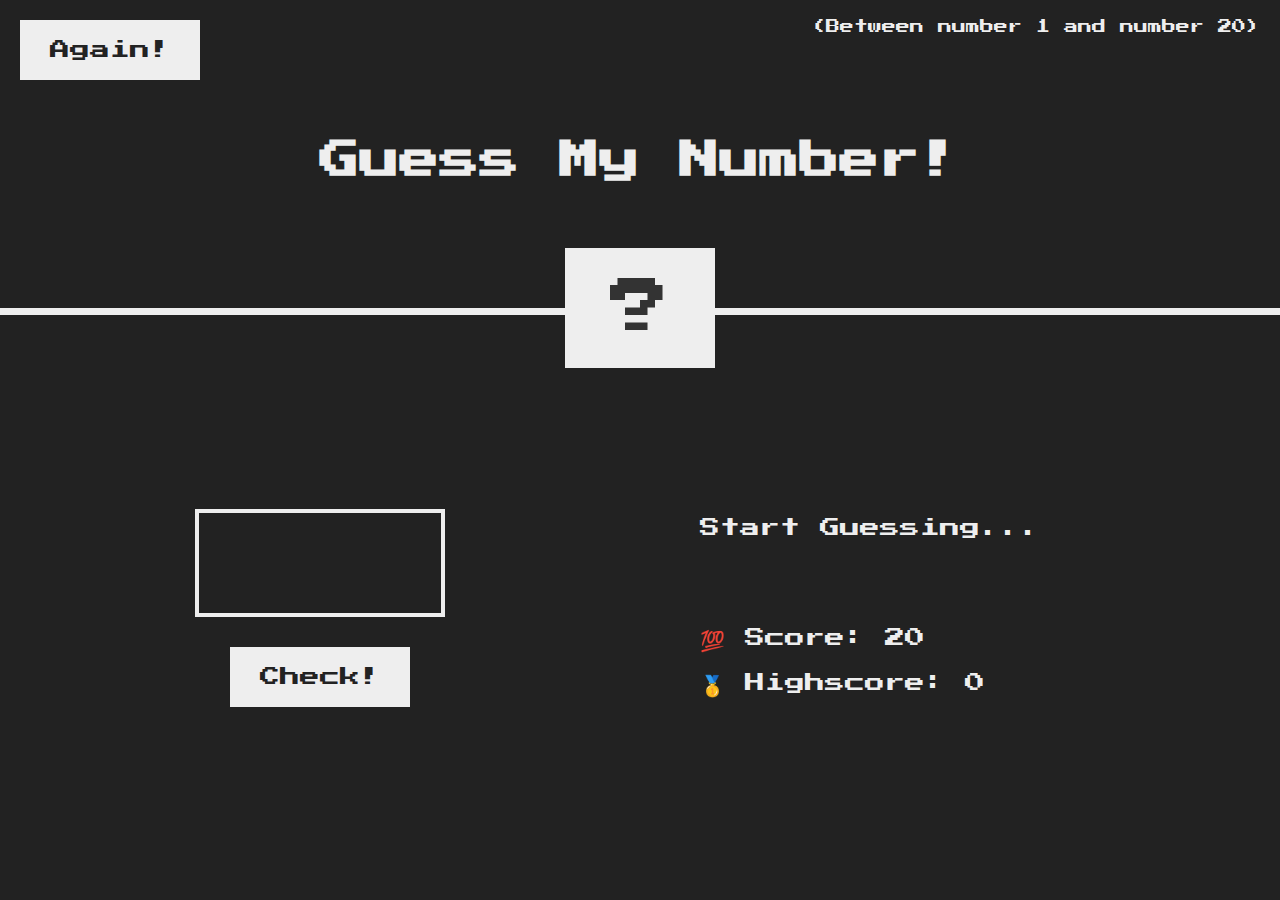
<file: 01-Guess-My-Number/index.html>
<!DOCTYPE html>
<html lang="en">
  <head>
    <meta charset="UTF-8" />
    <meta name="viewport" content="width=device-width, initial-scale=1.0" />
    <meta http-equiv="X-UA-Compatible" content="ie=edge" />
    <link rel="stylesheet" href="style.css" />
    <title>Guess My Number!</title>
  </head>
  <body>
    <header>
      <h1>Guess My Number!</h1>
      <p class="between">(Between number 1 and number 20)</p>
      <button class="btn again">Again!</button>
      <div class="number">?</div>
    </header>
    <main>
      <section class="left">
        <input type="number" class="guess" />
        <button class="btn check">Check!</button>
      </section>
      <section class="right">
        <p class="message">Start Guessing...</p>
        <p class="label-score">💯 Score: <span class="score">20</span></p>
        <p class="label-highscore">
          🥇 Highscore: <span class="highscore">0</span>
        </p>
      </section>
    </main>
    <script src="script.js"></script>
  </body>
</html>
</file>
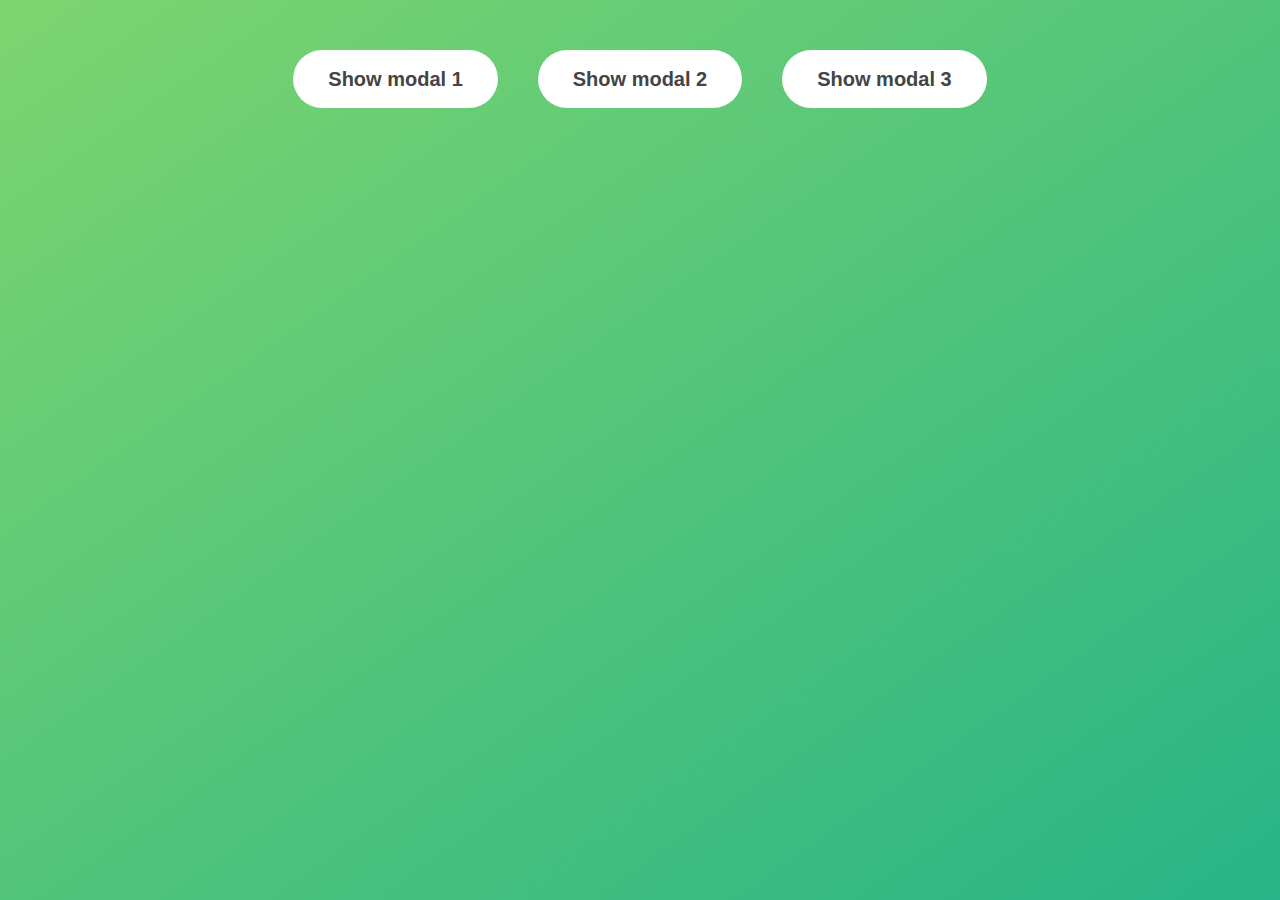
<file: 02-Modal/index.html>
<!DOCTYPE html>
<html lang="en">
  <head>
    <meta charset="UTF-8" />
    <meta name="viewport" content="width=device-width, initial-scale=1.0" />
    <meta http-equiv="X-UA-Compatible" content="ie=edge" />
    <link rel="stylesheet" href="style.css" />
    <title>Modal window</title>
  </head>
  <body>
    <button class="show-modal">Show modal 1</button>
    <button class="show-modal">Show modal 2</button>
    <button class="show-modal">Show modal 3</button>

    <div class="modal hidden">
      <button class="close-modal">&times;</button>
      <h1>I'm a modal window 😍</h1>
      <p>
        Lorem ipsum dolor sit amet, consectetur adipisicing elit, sed do eiusmod
        tempor incididunt ut labore et dolore magna aliqua. Ut enim ad minim
        veniam, quis nostrud exercitation ullamco laboris nisi ut aliquip ex ea
        commodo consequat. Duis aute irure dolor in reprehenderit in voluptate
        velit esse cillum dolore eu fugiat nulla pariatur. Excepteur sint
        occaecat cupidatat non proident, sunt in culpa qui officia deserunt
        mollit anim id est laborum.
      </p>
    </div>
    <div class="overlay hidden"></div>

    <script src="script.js"></script>
  </body>
</html>
</file>
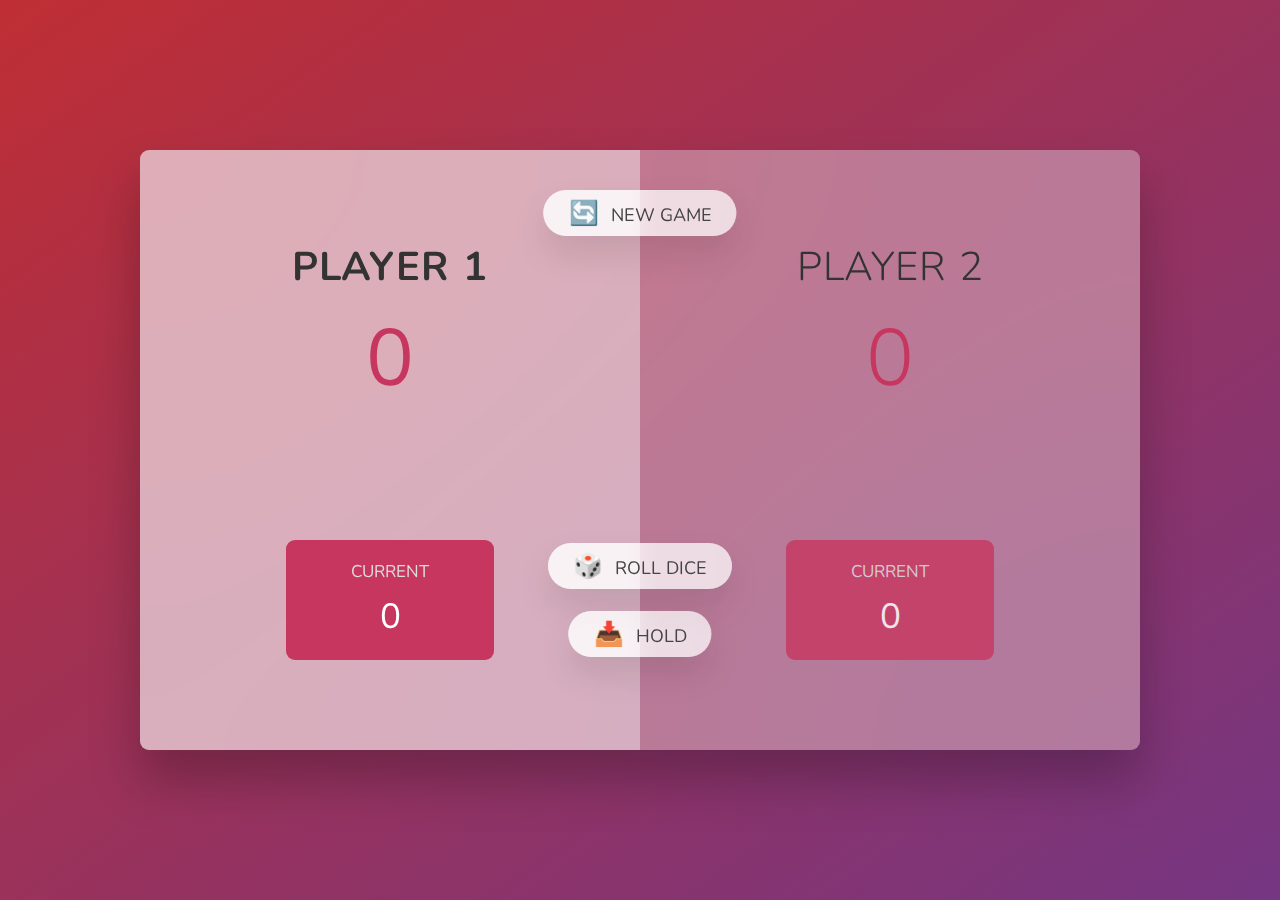
<file: 03-Pig-Game/index.html>
<!DOCTYPE html>
<html lang="en">
  <head>
    <meta charset="UTF-8" />
    <meta name="viewport" content="width=device-width, initial-scale=1.0" />
    <meta http-equiv="X-UA-Compatible" content="ie=edge" />
    <link rel="stylesheet" href="style.css" />
    <title>Pig Game</title>
  </head>
  <body>
    <main>
      <section class="player player--0 player--active">
        <h2 class="name" id="name--0">Player 1</h2>
        <p class="score" id="score--0">43</p>
        <div class="current">
          <p class="current-label">Current</p>
          <p class="current-score" id="current--0">0</p>
        </div>
      </section>
      <section class="player player--1">
        <h2 class="name" id="name--1">Player 2</h2>
        <p class="score" id="score--1">24</p>
        <div class="current">
          <p class="current-label">Current</p>
          <p class="current-score" id="current--1">0</p>
        </div>
      </section>

      <img src="dice-5.png" alt="Playing dice" class="dice" />
      <button class="btn btn--new">🔄 New game</button>
      <button class="btn btn--roll">🎲 Roll dice</button>
      <button class="btn btn--hold">📥 Hold</button>
    </main>
    <script src="script.js"></script>
  </body>
</html>
</file>
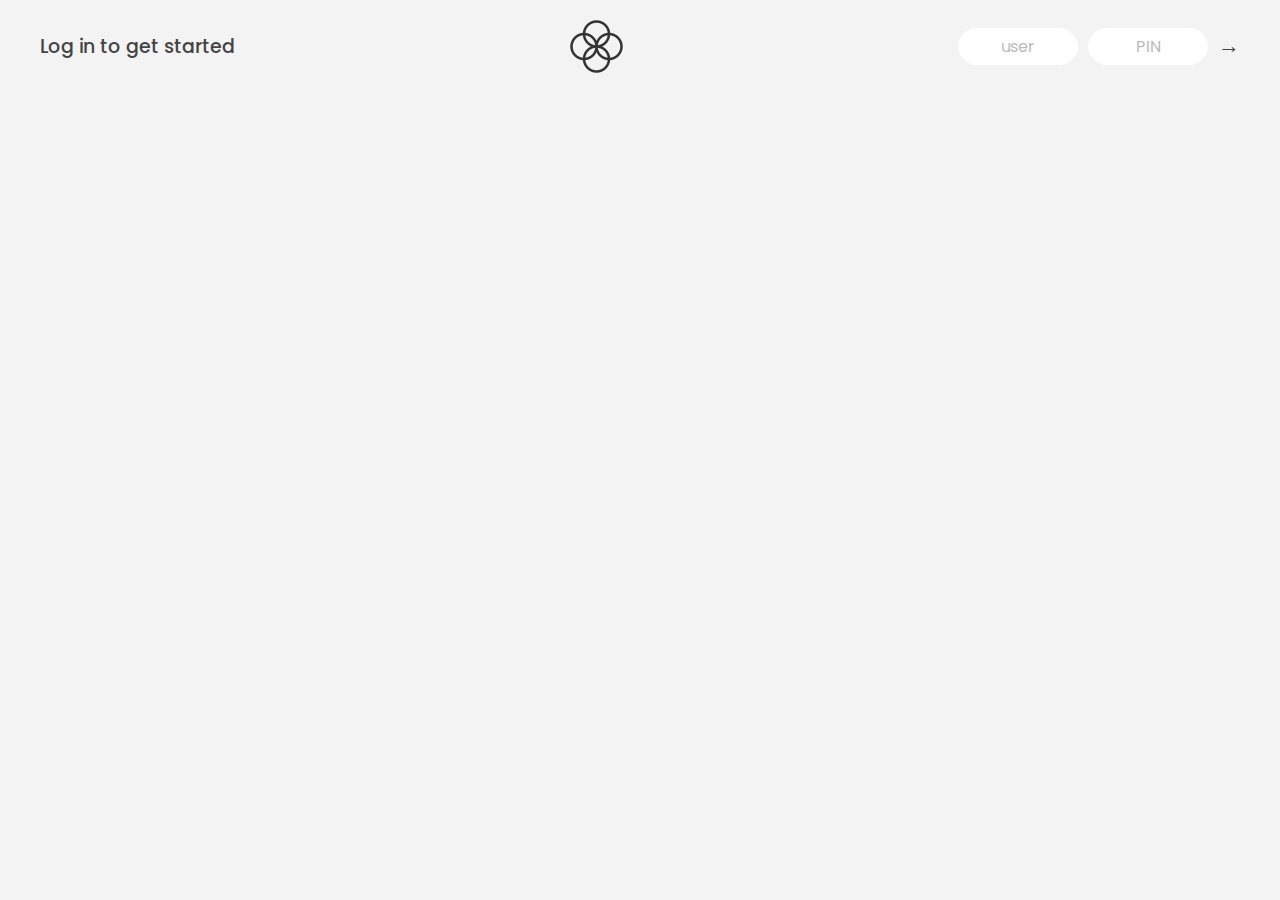
<file: 04-Arrays-Bankist/index.html>
<!DOCTYPE html>
<html lang="en">
  <head>
    <meta charset="UTF-8" />
    <meta name="viewport" content="width=device-width, initial-scale=1.0" />
    <meta http-equiv="X-UA-Compatible" content="ie=edge" />
    <link rel="shortcut icon" type="image/png" href="/icon.png" />

    <link
      href="https://fonts.googleapis.com/css?family=Poppins:400,500,600&display=swap"
      rel="stylesheet"
    />

    <link rel="stylesheet" href="style.css" />
    <title>Bankist</title>
  </head>
  <div></div>
  <body>
    <!-- TOP NAVIGATION -->
    <nav>
      <p class="welcome">Log in to get started</p>
      <img src="logo.png" alt="Logo" class="logo" />
      <form class="login">
        <input
          type="text"
          placeholder="user"
          class="login__input login__input--user"
        />
        <!-- In practice, use type="password" -->
        <input
          type="text"
          placeholder="PIN"
          maxlength="4"
          class="login__input login__input--pin"
        />
        <button class="login__btn">&rarr;</button>
      </form>
    </nav>

    <main class="app">
      <!-- BALANCE -->
      <div class="balance">
        <div>
          <p class="balance__label">Current balance</p>
          <p class="balance__date">
            As of <span class="date">05/03/2037</span>
          </p>
        </div>
        <p class="balance__value">0000€</p>
      </div>

      <!-- MOVEMENTS -->
      <div class="movements">
        <div class="movements__row">
          <div class="movements__type movements__type--deposit">2 deposit</div>
          <div class="movements__date">3 days ago</div>
          <div class="movements__value">4 000€</div>
        </div>
        <div class="movements__row">
          <div class="movements__type movements__type--withdrawal">
            1 withdrawal
          </div>
          <div class="movements__date">24/01/2037</div>
          <div class="movements__value">-378€</div>
        </div>
      </div>

      <!-- SUMMARY -->
      <div class="summary">
        <p class="summary__label">In</p>
        <p class="summary__value summary__value--in">0000€</p>
        <p class="summary__label">Out</p>
        <p class="summary__value summary__value--out">0000€</p>
        <p class="summary__label">Interest</p>
        <p class="summary__value summary__value--interest">0000€</p>
        <button class="btn--sort">&downarrow; SORT</button>
      </div>

      <!-- OPERATION: TRANSFERS -->
      <div class="operation operation--transfer">
        <h2>Transfer money</h2>
        <form class="form form--transfer">
          <input type="text" class="form__input form__input--to" />
          <input type="number" class="form__input form__input--amount" />
          <button class="form__btn form__btn--transfer">&rarr;</button>
          <label class="form__label">Transfer to</label>
          <label class="form__label">Amount</label>
        </form>
      </div>

      <!-- OPERATION: LOAN -->
      <div class="operation operation--loan">
        <h2>Request loan</h2>
        <form class="form form--loan">
          <input type="number" class="form__input form__input--loan-amount" />
          <button class="form__btn form__btn--loan">&rarr;</button>
          <label class="form__label form__label--loan">Amount</label>
        </form>
      </div>

      <!-- OPERATION: CLOSE -->
      <div class="operation operation--close">
        <h2>Close account</h2>
        <form class="form form--close">
          <input type="text" class="form__input form__input--user" />
          <input
            type="password"
            maxlength="6"
            class="form__input form__input--pin"
          />
          <button class="form__btn form__btn--close">&rarr;</button>
          <label class="form__label">Confirm user</label>
          <label class="form__label">Confirm PIN</label>
        </form>
      </div>

      <!-- LOGOUT TIMER -->
      <p class="logout-timer">
        You will be logged out in <span class="timer">05:00</span>
      </p>
    </main>

    <!-- <footer>
      &copy; by Jonas Schmedtmann. Don't claim as your own :)
    </footer> -->

    <script src="script.js"></script>
  </body>
</html>
</file>
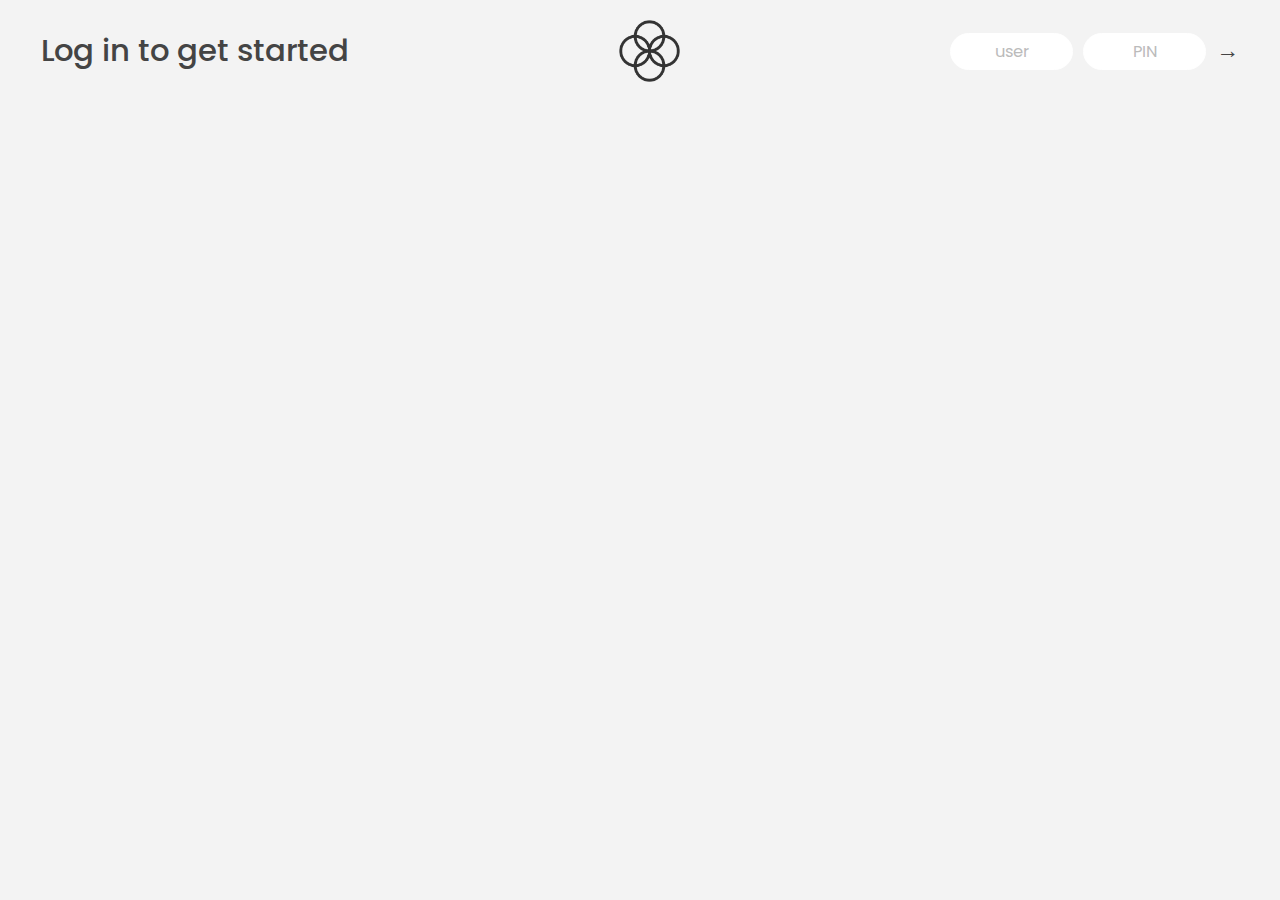
<file: 05-Numbers-Dates-Timers-Bankist/index.html>
<!DOCTYPE html>
<html lang="en">
  <head>
    <meta charset="UTF-8" />
    <meta name="viewport" content="width=device-width, initial-scale=1.0" />
    <meta http-equiv="X-UA-Compatible" content="ie=edge" />
    <link rel="shortcut icon" type="image/png" href="/icon.png" />

    <link
      href="https://fonts.googleapis.com/css?family=Poppins:400,500,600&display=swap"
      rel="stylesheet"
    />

    <link rel="stylesheet" href="style.css" />
    <title>Bankist</title>
  </head>
  <body>
    <!-- TOP NAVIGATION -->
    <nav>
      <p class="welcome">Log in to get started</p>
      <img src="logo.png" alt="Logo" class="logo" />
      <form class="login">
        <input
          type="text"
          placeholder="user"
          class="login__input login__input--user"
        />
        <!-- In practice, use type="password" -->
        <input
          type="text"
          placeholder="PIN"
          maxlength="4"
          class="login__input login__input--pin"
        />
        <button class="login__btn">&rarr;</button>
      </form>
    </nav>

    <main class="app">
      <!-- BALANCE -->
      <div class="balance">
        <div>
          <p class="balance__label">Current balance</p>
          <p class="balance__date">
            As of <span class="date">05/03/2037</span>
          </p>
        </div>
        <p class="balance__value">0000€</p>
      </div>

      <!-- MOVEMENTS -->
      <div class="movements">
        <div class="movements__row">
          <div class="movements__type movements__type--deposit">2 deposit</div>
          <div class="movements__date">3 days ago</div>
          <div class="movements__value">4 000€</div>
        </div>
        <div class="movements__row">
          <div class="movements__type movements__type--withdrawal">
            1 withdrawal
          </div>
          <div class="movements__date">24/01/2037</div>
          <div class="movements__value">-378€</div>
        </div>
      </div>

      <!-- SUMMARY -->
      <div class="summary">
        <p class="summary__label">In</p>
        <p class="summary__value summary__value--in">0000€</p>
        <p class="summary__label">Out</p>
        <p class="summary__value summary__value--out">0000€</p>
        <p class="summary__label">Interest</p>
        <p class="summary__value summary__value--interest">0000€</p>
        <button class="btn--sort">&downarrow; SORT</button>
      </div>

      <!-- OPERATION: TRANSFERS -->
      <div class="operation operation--transfer">
        <h2>Transfer money</h2>
        <form class="form form--transfer">
          <input type="text" class="form__input form__input--to" />
          <input type="number" class="form__input form__input--amount" />
          <button class="form__btn form__btn--transfer">&rarr;</button>
          <label class="form__label">Transfer to</label>
          <label class="form__label">Amount</label>
        </form>
      </div>

      <!-- OPERATION: LOAN -->
      <div class="operation operation--loan">
        <h2>Request loan</h2>
        <form class="form form--loan">
          <input type="number" class="form__input form__input--loan-amount" />
          <button class="form__btn form__btn--loan">&rarr;</button>
          <label class="form__label form__label--loan">Amount</label>
        </form>
      </div>

      <!-- OPERATION: CLOSE -->
      <div class="operation operation--close">
        <h2>Close account</h2>
        <form class="form form--close">
          <input type="text" class="form__input form__input--user" />
          <input
            type="password"
            maxlength="6"
            class="form__input form__input--pin"
          />
          <button class="form__btn form__btn--close">&rarr;</button>
          <label class="form__label">Confirm user</label>
          <label class="form__label">Confirm PIN</label>
        </form>
      </div>

      <!-- LOGOUT TIMER -->
      <p class="logout-timer">
        You will be logged out in <span class="timer">05:00</span>
      </p>
    </main>

    <!-- <footer>
      &copy; by Jonas Schmedtmann. Don't claim as your own :)
    </footer> -->

    <script src="script.js"></script>
  </body>
</html>
</file>
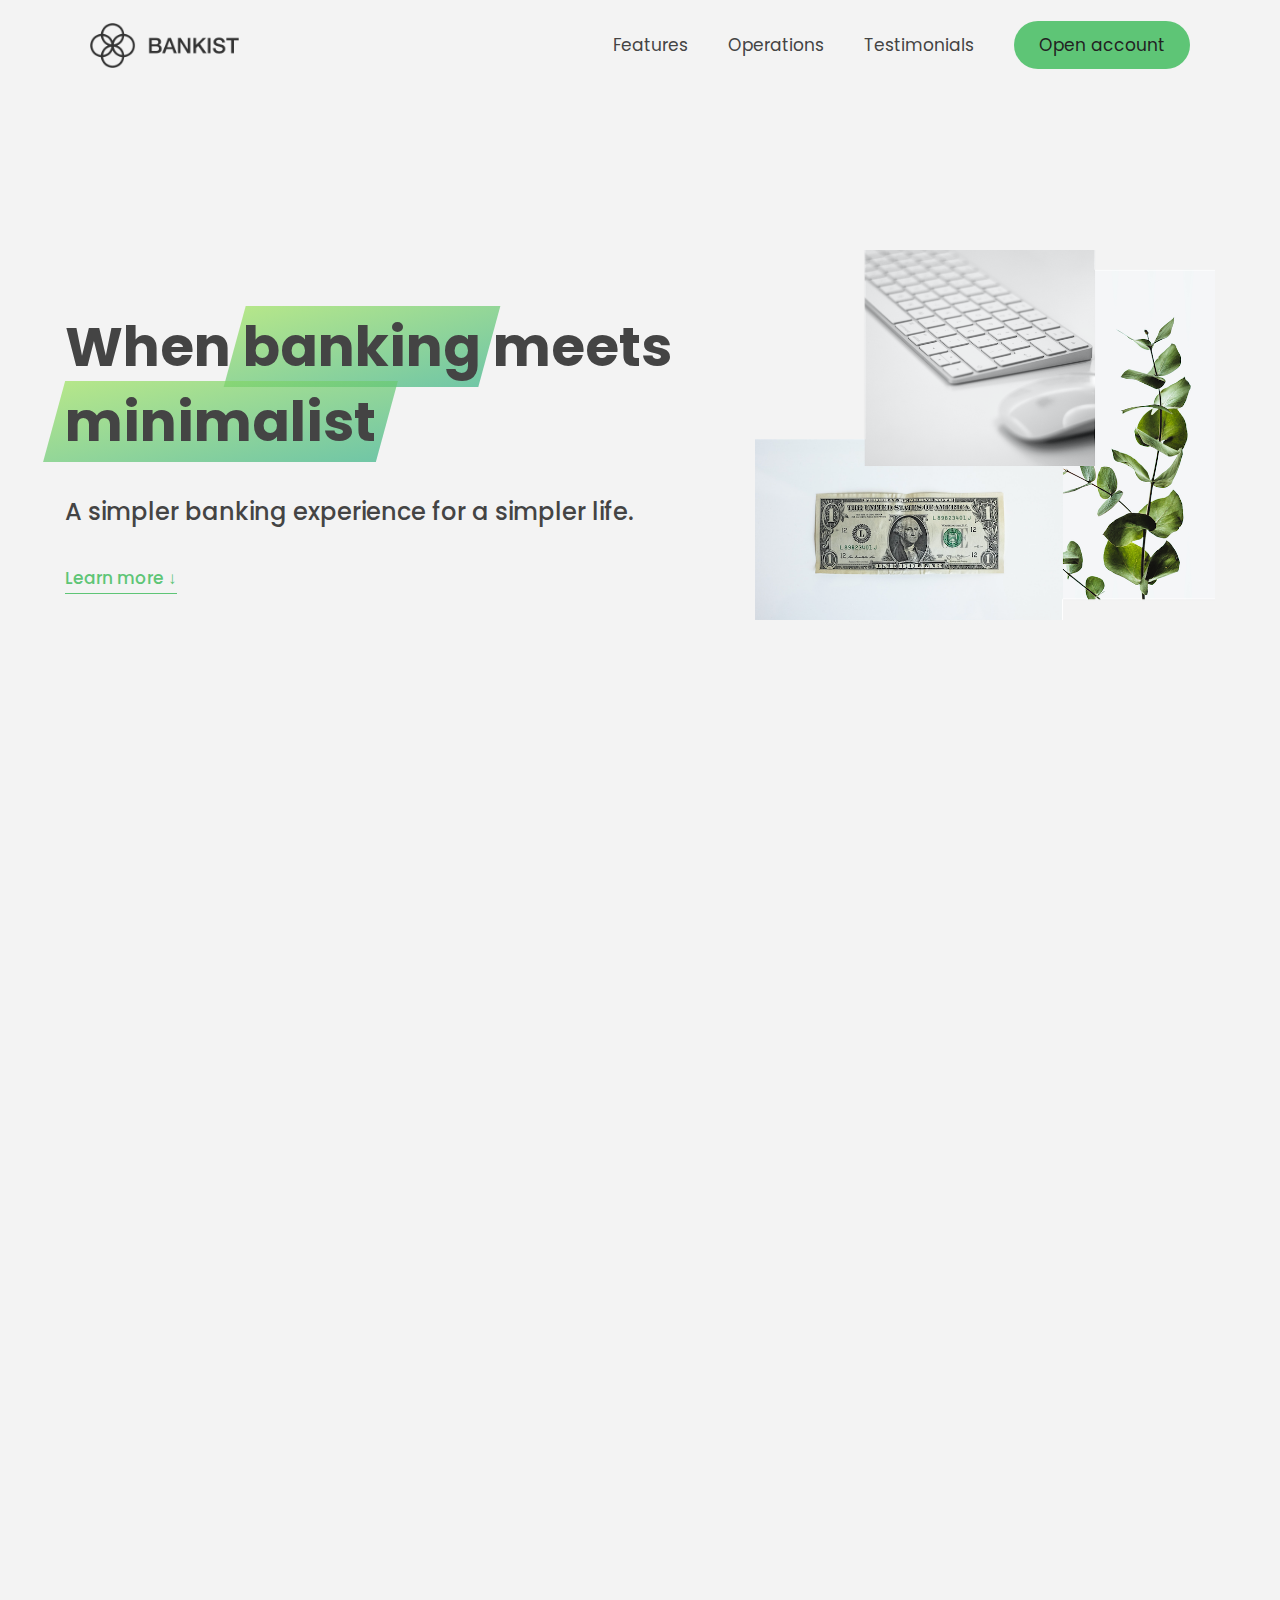
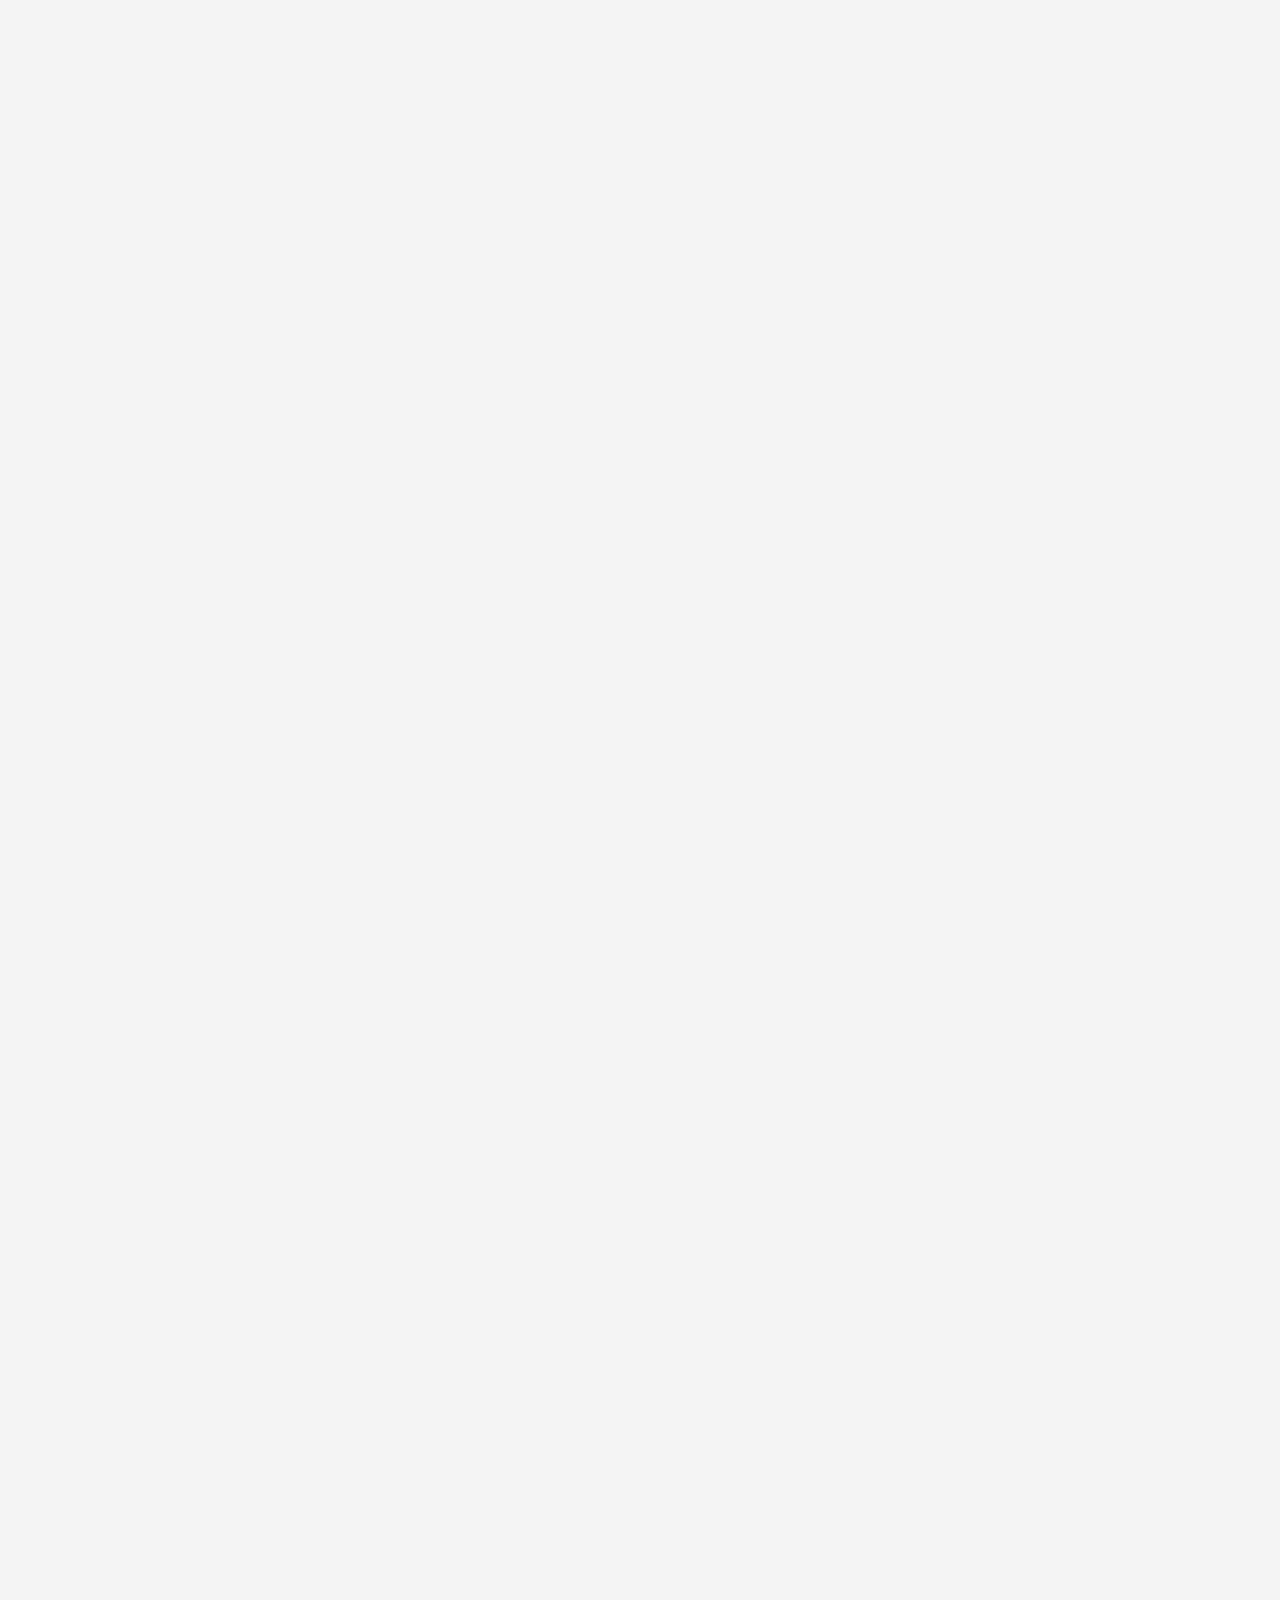
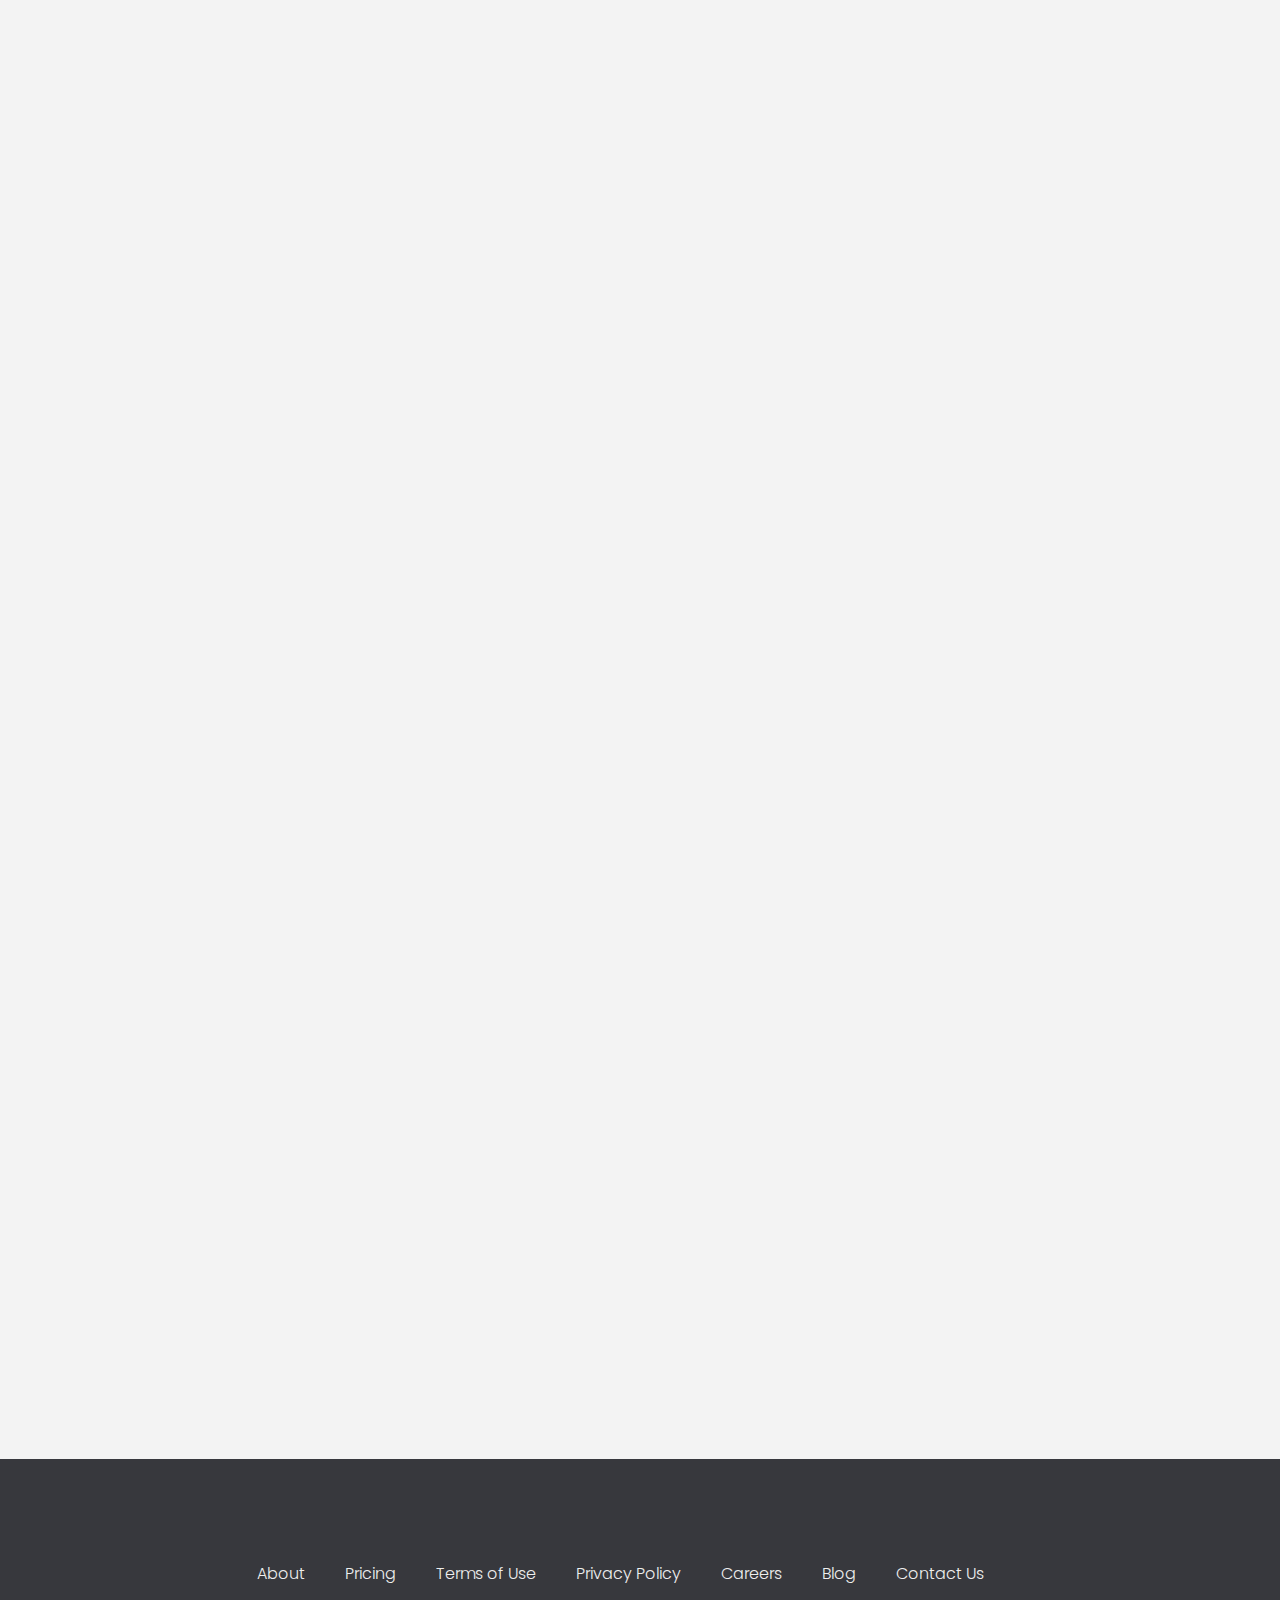
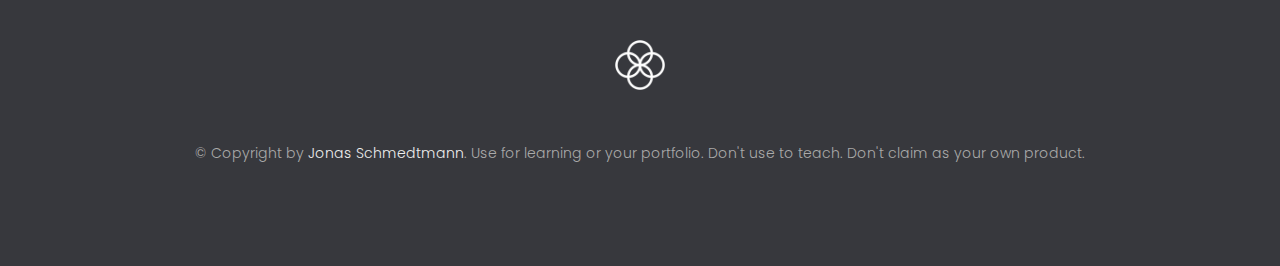
<file: 06-Advanced-DOM-Bankist/index.html>
<!DOCTYPE html>
<html lang="en">
  <head>
    <meta charset="UTF-8" />
    <meta name="viewport" content="width=device-width, initial-scale=1.0" />
    <meta http-equiv="X-UA-Compatible" content="ie=edge" />
    <link rel="shortcut icon" type="image/png" href="img/icon.png" />

    <link
      href="https://fonts.googleapis.com/css?family=Poppins:300,400,500,600&display=swap"
      rel="stylesheet"
    />
    <link rel="stylesheet" href="style.css" />
    <title>Bankist | When Banking meets Minimalist</title>

    <script defer src="script.js"></script>
  </head>
  <body>
    <header class="header">
      <nav class="nav">
        <img
          src="img/logo.png"
          alt="Bankist logo"
          class="nav__logo"
          id="logo"
          designer="Jonas"
          data-version-number="3.0"
        />
        <ul class="nav__links">
          <li class="nav__item">
            <a class="nav__link" href="#section--1">Features</a>
          </li>
          <li class="nav__item">
            <a class="nav__link" href="#section--2">Operations</a>
          </li>
          <li class="nav__item">
            <a class="nav__link" href="#section--3">Testimonials</a>
          </li>
          <li class="nav__item">
            <a class="nav__link nav__link--btn btn--show-modal" href="#"
              >Open account</a
            >
          </li>
        </ul>
      </nav>

      <div class="header__title">
        <!-- <h1 onclick="alert('HTML alert')"> -->
        <h1>
          When
          <!-- Green highlight effect -->
          <span class="highlight">banking</span>
          meets<br />
          <span class="highlight">minimalist</span>
        </h1>
        <h4>A simpler banking experience for a simpler life.</h4>
        <button class="btn--text btn--scroll-to">Learn more &DownArrow;</button>
        <img
          src="img/hero.png"
          class="header__img"
          alt="Minimalist bank items"
        />
      </div>
    </header>

    <section class="section" id="section--1">
      <div class="section__title">
        <h2 class="section__description">Features</h2>
        <h3 class="section__header">
          Everything you need in a modern bank and more.
        </h3>
      </div>

      <div class="features">
        <img
          src="img/digital-lazy.jpg"
          data-src="img/digital.jpg"
          alt="Computer"
          class="features__img lazy-img"
        />
        <div class="features__feature">
          <div class="features__icon">
            <svg>
              <use xlink:href="img/icons.svg#icon-monitor"></use>
            </svg>
          </div>
          <h5 class="features__header">100% digital bank</h5>
          <p>
            Lorem ipsum dolor sit amet consectetur adipisicing elit. Unde alias
            sint quos? Accusantium a fugiat porro reiciendis saepe quibusdam
            debitis ducimus.
          </p>
        </div>

        <div class="features__feature">
          <div class="features__icon">
            <svg>
              <use xlink:href="img/icons.svg#icon-trending-up"></use>
            </svg>
          </div>
          <h5 class="features__header">Watch your money grow</h5>
          <p>
            Nesciunt quos autem dolorum voluptates cum dolores dicta fuga
            inventore ab? Nulla incidunt eius numquam sequi iste pariatur
            quibusdam!
          </p>
        </div>
        <img
          src="img/grow-lazy.jpg"
          data-src="img/grow.jpg"
          alt="Plant"
          class="features__img lazy-img"
        />

        <img
          src="img/card-lazy.jpg"
          data-src="img/card.jpg"
          alt="Credit card"
          class="features__img lazy-img"
        />
        <div class="features__feature">
          <div class="features__icon">
            <svg>
              <use xlink:href="img/icons.svg#icon-credit-card"></use>
            </svg>
          </div>
          <h5 class="features__header">Free debit card included</h5>
          <p>
            Quasi, fugit in cumque cupiditate reprehenderit debitis animi enim
            eveniet consequatur odit quam quos possimus assumenda dicta fuga
            inventore ab.
          </p>
        </div>
      </div>
    </section>

    <section class="section" id="section--2">
      <div class="section__title">
        <h2 class="section__description">Operations</h2>
        <h3 class="section__header">
          Everything as simple as possible, but no simpler.
        </h3>
      </div>

      <div class="operations">
        <div class="operations__tab-container">
          <button
            class="btn operations__tab operations__tab--1 operations__tab--active"
            data-tab="1"
          >
            <span>01</span>Instant Transfers
          </button>
          <button class="btn operations__tab operations__tab--2" data-tab="2">
            <span>02</span>Instant Loans
          </button>
          <button class="btn operations__tab operations__tab--3" data-tab="3">
            <span>03</span>Instant Closing
          </button>
        </div>
        <div
          class="operations__content operations__content--1 operations__content--active"
        >
          <div class="operations__icon operations__icon--1">
            <svg>
              <use xlink:href="img/icons.svg#icon-upload"></use>
            </svg>
          </div>
          <h5 class="operations__header">
            Tranfser money to anyone, instantly! No fees, no BS.
          </h5>
          <p>
            Lorem ipsum dolor sit amet, consectetur adipisicing elit, sed do
            eiusmod tempor incididunt ut labore et dolore magna aliqua. Ut enim
            ad minim veniam, quis nostrud exercitation ullamco laboris nisi ut
            aliquip ex ea commodo consequat.
          </p>
        </div>

        <div class="operations__content operations__content--2">
          <div class="operations__icon operations__icon--2">
            <svg>
              <use xlink:href="img/icons.svg#icon-home"></use>
            </svg>
          </div>
          <h5 class="operations__header">
            Buy a home or make your dreams come true, with instant loans.
          </h5>
          <p>
            Duis aute irure dolor in reprehenderit in voluptate velit esse
            cillum dolore eu fugiat nulla pariatur. Excepteur sint occaecat
            cupidatat non proident, sunt in culpa qui officia deserunt mollit
            anim id est laborum.
          </p>
        </div>
        <div class="operations__content operations__content--3">
          <div class="operations__icon operations__icon--3">
            <svg>
              <use xlink:href="img/icons.svg#icon-user-x"></use>
            </svg>
          </div>
          <h5 class="operations__header">
            No longer need your account? No problem! Close it instantly.
          </h5>
          <p>
            Excepteur sint occaecat cupidatat non proident, sunt in culpa qui
            officia deserunt mollit anim id est laborum. Ut enim ad minim
            veniam, quis nostrud exercitation ullamco laboris nisi ut aliquip ex
            ea commodo consequat.
          </p>
        </div>
      </div>
    </section>

    <section class="section" id="section--3">
      <div class="section__title section__title--testimonials">
        <h2 class="section__description">Not sure yet?</h2>
        <h3 class="section__header">
          Millions of Bankists are already making their lifes simpler.
        </h3>
      </div>

      <div class="slider">
        <div class="slide">
          <div class="testimonial">
            <h5 class="testimonial__header">Best financial decision ever!</h5>
            <blockquote class="testimonial__text">
              Lorem ipsum dolor sit, amet consectetur adipisicing elit.
              Accusantium quas quisquam non? Quas voluptate nulla minima
              deleniti optio ullam nesciunt, numquam corporis et asperiores
              laboriosam sunt, praesentium suscipit blanditiis. Necessitatibus
              id alias reiciendis, perferendis facere pariatur dolore veniam
              autem esse non voluptatem saepe provident nihil molestiae.
            </blockquote>
            <address class="testimonial__author">
              <img src="img/user-1.jpg" alt="" class="testimonial__photo" />
              <h6 class="testimonial__name">Aarav Lynn</h6>
              <p class="testimonial__location">San Francisco, USA</p>
            </address>
          </div>
        </div>

        <div class="slide">
          <div class="testimonial">
            <h5 class="testimonial__header">
              The last step to becoming a complete minimalist
            </h5>
            <blockquote class="testimonial__text">
              Quisquam itaque deserunt ullam, quia ea repellendus provident,
              ducimus neque ipsam modi voluptatibus doloremque, corrupti
              laborum. Incidunt numquam perferendis veritatis neque repellendus.
              Lorem, ipsum dolor sit amet consectetur adipisicing elit. Illo
              deserunt exercitationem deleniti.
            </blockquote>
            <address class="testimonial__author">
              <img src="img/user-2.jpg" alt="" class="testimonial__photo" />
              <h6 class="testimonial__name">Miyah Miles</h6>
              <p class="testimonial__location">London, UK</p>
            </address>
          </div>
        </div>

        <div class="slide">
          <div class="testimonial">
            <h5 class="testimonial__header">
              Finally free from old-school banks
            </h5>
            <blockquote class="testimonial__text">
              Debitis, nihil sit minus suscipit magni aperiam vel tenetur
              incidunt commodi architecto numquam omnis nulla autem,
              necessitatibus blanditiis modi similique quidem. Odio aliquam
              culpa dicta beatae quod maiores ipsa minus consequatur error sunt,
              deleniti saepe aliquid quos inventore sequi. Necessitatibus id
              alias reiciendis, perferendis facere.
            </blockquote>
            <address class="testimonial__author">
              <img src="img/user-3.jpg" alt="" class="testimonial__photo" />
              <h6 class="testimonial__name">Francisco Gomes</h6>
              <p class="testimonial__location">Lisbon, Portugal</p>
            </address>
          </div>
        </div>

        <button class="slider__btn slider__btn--left">&larr;</button>
        <button class="slider__btn slider__btn--right">&rarr;</button>
        <div class="dots"></div>
      </div>
    </section>

    <section class="section section--sign-up">
      <div class="section__title">
        <h3 class="section__header">
          The best day to join Bankist was one year ago. The second best is
          today!
        </h3>
      </div>
      <button class="btn btn--show-modal">Open your free account today!</button>
    </section>

    <footer class="footer">
      <ul class="footer__nav">
        <li class="footer__item">
          <a class="footer__link" href="#">About</a>
        </li>
        <li class="footer__item">
          <a class="footer__link" href="#">Pricing</a>
        </li>
        <li class="footer__item">
          <a class="footer__link" href="#">Terms of Use</a>
        </li>
        <li class="footer__item">
          <a class="footer__link" href="#">Privacy Policy</a>
        </li>
        <li class="footer__item">
          <a class="footer__link" href="#">Careers</a>
        </li>
        <li class="footer__item">
          <a class="footer__link" href="#">Blog</a>
        </li>
        <li class="footer__item">
          <a class="footer__link" href="#">Contact Us</a>
        </li>
      </ul>
      <img src="img/icon.png" alt="Logo" class="footer__logo" />
      <p class="footer__copyright">
        &copy; Copyright by
        <a
          class="footer__link twitter-link"
          target="_blank"
          href="https://twitter.com/jonasschmedtman"
          >Jonas Schmedtmann</a
        >. Use for learning or your portfolio. Don't use to teach. Don't claim
        as your own product.
      </p>
    </footer>

    <div class="modal hidden">
      <button class="btn--close-modal">&times;</button>
      <h2 class="modal__header">
        Open your bank account <br />
        in just <span class="highlight">5 minutes</span>
      </h2>
      <form class="modal__form">
        <label>First Name</label>
        <input type="text" />
        <label>Last Name</label>
        <input type="text" />
        <label>Email Address</label>
        <input type="email" />
        <button class="btn">Next step &rarr;</button>
      </form>
    </div>
    <div class="overlay hidden"></div>

    <!-- <script src="script.js"></script> -->
  </body>
</html>
</file>
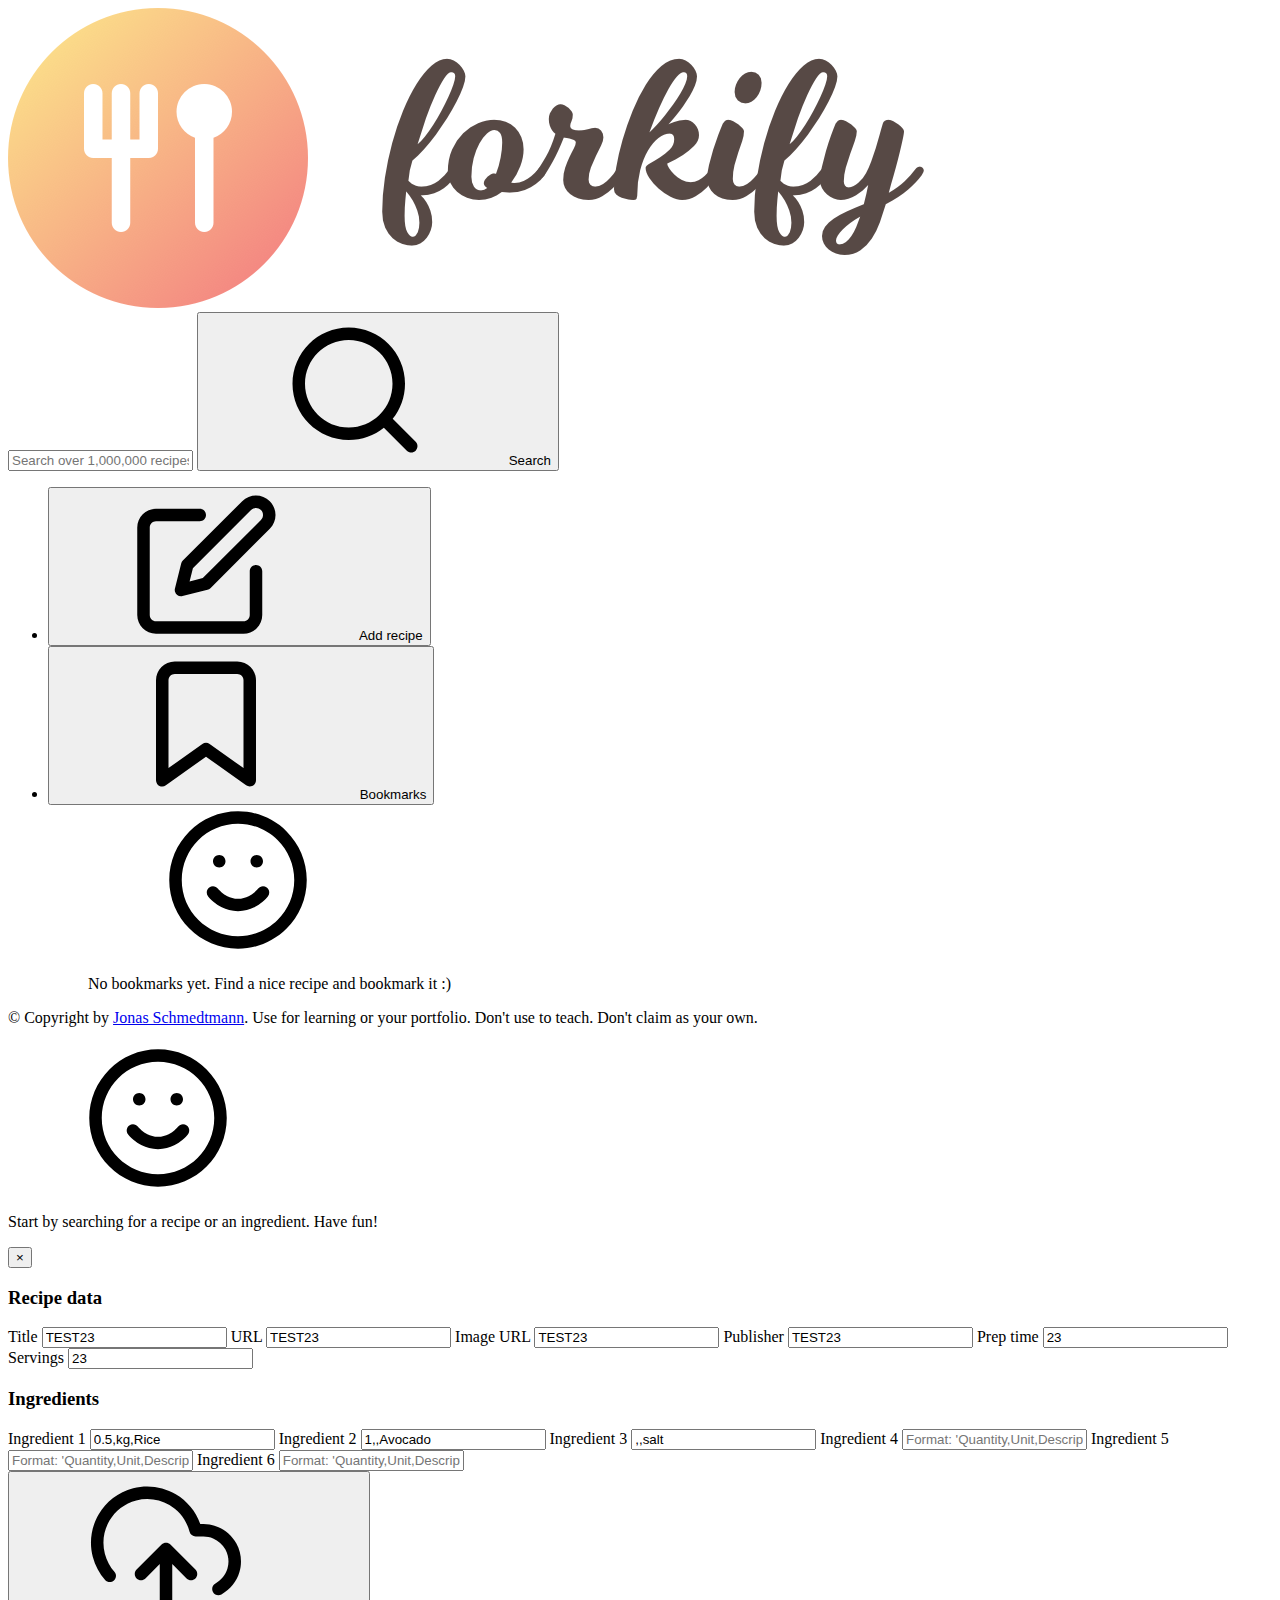
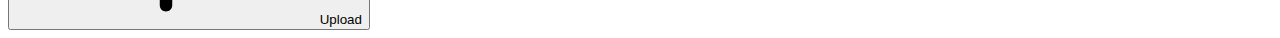
<file: 08-Forkify/index.html>
<!DOCTYPE html>
<html lang="en">
  <head>
    <meta charset="UTF-8" />
    <meta name="viewport" content="width=device-width, initial-scale=1.0" />
    <meta http-equiv="X-UA-Compatible" content="ie=edge" />
    <link
      href="https://fonts.googleapis.com/css?family=Nunito+Sans:400,600,700"
      rel="stylesheet"
    />
    <link rel="shortcut icon" href="src/img/favicon.png" type="image/x-icon" />

    <link rel="stylesheet" href="src/sass/main.scss" />
    <script defer src="src/js/controller.js"></script>

    <title>forkify // Search over 1,000,000 recipes</title>
  </head>

  <body>
    <div class="container">
      <header class="header">
        <img src="src/img/logo.png" alt="Logo" class="header__logo" />
        <form class="search">
          <input
            type="text"
            class="search__field"
            placeholder="Search over 1,000,000 recipes..."
          />
          <button class="btn search__btn">
            <svg class="search__icon">
              <use href="src/img/icons.svg#icon-search"></use>
            </svg>
            <span>Search</span>
          </button>
        </form>

        <nav class="nav">
          <ul class="nav__list">
            <li class="nav__item">
              <button class="nav__btn nav__btn--add-recipe">
                <svg class="nav__icon">
                  <use href="src/img/icons.svg#icon-edit"></use>
                </svg>
                <span>Add recipe</span>
              </button>
            </li>
            <li class="nav__item">
              <button class="nav__btn nav__btn--bookmarks">
                <svg class="nav__icon">
                  <use href="src/img/icons.svg#icon-bookmark"></use>
                </svg>
                <span>Bookmarks</span>
              </button>
              <div class="bookmarks">
                <ul class="bookmarks__list">
                  <div class="message">
                    <div>
                      <svg>
                        <use href="src/img/icons.svg#icon-smile"></use>
                      </svg>
                    </div>
                    <p>
                      No bookmarks yet. Find a nice recipe and bookmark it :)
                    </p>
                  </div>

                  <!-- <li class="preview">
                    <a class="preview__link" href="#23456">
                      <figure class="preview__fig">
                        <img src="src/img/test-1.jpg" alt="Test" />
                      </figure>
                      <div class="preview__data">
                        <h4 class="preview__name">
                          Pasta with Tomato Cream ...
                        </h4>
                        <p class="preview__author">The Pioneer Woman</p>
                      </div>
                    </a>
                  </li> -->
                </ul>
              </div>
            </li>
          </ul>
        </nav>
      </header>

      <div class="search-results">
        <ul class="results">
          <!-- 
          <li class="preview">
            <a class="preview__link preview__link--active" href="#23456">
              <figure class="preview__fig">
                <img src="src/img/test-1.jpg" alt="Test" />
              </figure>
              <div class="preview__data">
                <h4 class="preview__title">Pasta with Tomato Cream ...</h4>
                <p class="preview__publisher">The Pioneer Woman</p>
                <div class="preview__user-generated">
                  <svg>
                    <use href="src/img/icons.svg#icon-user"></use>
                  </svg>
                </div>
              </div>
            </a>
          </li>
           -->
        </ul>

        <div class="pagination">
          <!-- <button class="btn--inline pagination__btn--prev">
            <svg class="search__icon">
              <use href="src/img/icons.svg#icon-arrow-left"></use>
            </svg>
            <span>Page 1</span>
          </button>
          <button class="btn--inline pagination__btn--next">
            <span>Page 3</span>
            <svg class="search__icon">
              <use href="src/img/icons.svg#icon-arrow-right"></use>
            </svg>
          </button> -->
        </div>

        <p class="copyright">
          &copy; Copyright by
          <a
            class="twitter-link"
            target="_blank"
            href="https://twitter.com/jonasschmedtman"
            >Jonas Schmedtmann</a
          >. Use for learning or your portfolio. Don't use to teach. Don't claim
          as your own.
        </p>
      </div>

      <div class="recipe">
        <div class="message">
          <div>
            <svg>
              <use href="src/img/icons.svg#icon-smile"></use>
            </svg>
          </div>
          <p>Start by searching for a recipe or an ingredient. Have fun!</p>
        </div>

        <!-- <div class="spinner">
          <svg>
            <use href="src/img/icons.svg#icon-loader"></use>
          </svg>
        </div> -->

        <!-- <div class="error">
            <div>
              <svg>
                <use href="src/img/icons.svg#icon-alert-triangle"></use>
              </svg>
            </div>
            <p>No recipes found for your query. Please try again!</p>
          </div> -->

        <!--
        <figure class="recipe__fig">
          <img src="src/img/test-1.jpg" alt="Tomato" class="recipe__img" />
          <h1 class="recipe__title">
            <span>Pasta with tomato cream sauce</span>
          </h1>
        </figure>

        <div class="recipe__details">
          <div class="recipe__info">
            <svg class="recipe__info-icon">
              <use href="src/img/icons.svg#icon-clock"></use>
            </svg>
            <span class="recipe__info-data recipe__info-data--minutes">45</span>
            <span class="recipe__info-text">minutes</span>
          </div>
          <div class="recipe__info">
            <svg class="recipe__info-icon">
              <use href="src/img/icons.svg#icon-users"></use>
            </svg>
            <span class="recipe__info-data recipe__info-data--people">4</span>
            <span class="recipe__info-text">servings</span>

            <div class="recipe__info-buttons">
              <button class="btn--tiny btn--increase-servings">
                <svg>
                  <use href="src/img/icons.svg#icon-minus-circle"></use>
                </svg>
              </button>
              <button class="btn--tiny btn--increase-servings">
                <svg>
                  <use href="src/img/icons.svg#icon-plus-circle"></use>
                </svg>
              </button>
            </div>
          </div>

          <div class="recipe__user-generated">
            <svg>
              <use href="src/img/icons.svg#icon-user"></use>
            </svg>
          </div>
          <button class="btn--round">
            <svg class="">
              <use href="src/img/icons.svg#icon-bookmark-fill"></use>
            </svg>
          </button>
        </div>

        <div class="recipe__ingredients">
          <h2 class="heading--2">Recipe ingredients</h2>
          <ul class="recipe__ingredient-list">
            <li class="recipe__ingredient">
              <svg class="recipe__icon">
                <use href="src/img/icons.svg#icon-check"></use>
              </svg>
              <div class="recipe__quantity">1000</div>
              <div class="recipe__description">
                <span class="recipe__unit">g</span>
                pasta
              </div>
            </li>

            <li class="recipe__ingredient">
              <svg class="recipe__icon">
                <use href="src/img/icons.svg#icon-check"></use>
              </svg>
              <div class="recipe__quantity">0.5</div>
              <div class="recipe__description">
                <span class="recipe__unit">cup</span>
                ricotta cheese
              </div>
            </li>
          </ul>
        </div>

        <div class="recipe__directions">
          <h2 class="heading--2">How to cook it</h2>
          <p class="recipe__directions-text">
            This recipe was carefully designed and tested by
            <span class="recipe__publisher">The Pioneer Woman</span>. Please check out
            directions at their website.
          </p>
          <a
            class="btn--small recipe__btn"
            href="http://thepioneerwoman.com/cooking/pasta-with-tomato-cream-sauce/"
            target="_blank"
          >
            <span>Directions</span>
            <svg class="search__icon">
              <use href="src/img/icons.svg#icon-arrow-right"></use>
            </svg>
          </a>
        </div>
        -->
      </div>
    </div>

    <div class="overlay hidden"></div>
    <div class="add-recipe-window hidden">
      <button class="btn--close-modal">&times;</button>
      <form class="upload">
        <div class="upload__column">
          <h3 class="upload__heading">Recipe data</h3>
          <label>Title</label>
          <input value="TEST23" required name="title" type="text" />
          <label>URL</label>
          <input value="TEST23" required name="sourceUrl" type="text" />
          <label>Image URL</label>
          <input value="TEST23" required name="image" type="text" />
          <label>Publisher</label>
          <input value="TEST23" required name="publisher" type="text" />
          <label>Prep time</label>
          <input value="23" required name="cookingTime" type="number" />
          <label>Servings</label>
          <input value="23" required name="servings" type="number" />
        </div>

        <div class="upload__column">
          <h3 class="upload__heading">Ingredients</h3>
          <label>Ingredient 1</label>
          <input
            value="0.5,kg,Rice"
            type="text"
            required
            name="ingredient-1"
            placeholder="Format: 'Quantity,Unit,Description'"
          />
          <label>Ingredient 2</label>
          <input
            value="1,,Avocado"
            type="text"
            name="ingredient-2"
            placeholder="Format: 'Quantity,Unit,Description'"
          />
          <label>Ingredient 3</label>
          <input
            value=",,salt"
            type="text"
            name="ingredient-3"
            placeholder="Format: 'Quantity,Unit,Description'"
          />
          <label>Ingredient 4</label>
          <input
            type="text"
            name="ingredient-4"
            placeholder="Format: 'Quantity,Unit,Description'"
          />
          <label>Ingredient 5</label>
          <input
            type="text"
            name="ingredient-5"
            placeholder="Format: 'Quantity,Unit,Description'"
          />
          <label>Ingredient 6</label>
          <input
            type="text"
            name="ingredient-6"
            placeholder="Format: 'Quantity,Unit,Description'"
          />
        </div>

        <button class="btn upload__btn">
          <svg>
            <use href="src/img/icons.svg#icon-upload-cloud"></use>
          </svg>
          <span>Upload</span>
        </button>
      </form>
    </div>
  </body>
</html>
</file>
<file: 01-Guess-My-Number/style.css>
@import url('https://fonts.googleapis.com/css?family=Press+Start+2P&display=swap');

* {
  margin: 0;
  padding: 0;
  box-sizing: inherit;
}

html {
  font-size: 62.5%;
  box-sizing: border-box;
}

body {
  font-family: 'Press Start 2P', sans-serif;
  color: #eee;
  background-color: #222;
  /* background-color: #60b347; */
}

/* LAYOUT */
header {
  position: relative;
  height: 35vh;
  border-bottom: 7px solid #eee;
}

main {
  height: 65vh;
  color: #eee;
  display: flex;
  align-items: center;
  justify-content: space-around;
}

.left {
  width: 52rem;
  display: flex;
  flex-direction: column;
  align-items: center;
}

.right {
  width: 52rem;
  font-size: 2rem;
}

/* ELEMENTS STYLE */
h1 {
  font-size: 4rem;
  text-align: center;
  position: absolute;
  width: 100%;
  top: 52%;
  left: 50%;
  transform: translate(-50%, -50%);
}

.number {
  background: #eee;
  color: #333;
  font-size: 6rem;
  width: 15rem;
  padding: 3rem 0rem;
  text-align: center;
  position: absolute;
  bottom: 0;
  left: 50%;
  transform: translate(-50%, 50%);
}

.between {
  font-size: 1.4rem;
  position: absolute;
  top: 2rem;
  right: 2rem;
}

.again {
  position: absolute;
  top: 2rem;
  left: 2rem;
}

.guess {
  background: none;
  border: 4px solid #eee;
  font-family: inherit;
  color: inherit;
  font-size: 5rem;
  padding: 2.5rem;
  width: 25rem;
  text-align: center;
  display: block;
  margin-bottom: 3rem;
}

.btn {
  border: none;
  background-color: #eee;
  color: #222;
  font-size: 2rem;
  font-family: inherit;
  padding: 2rem 3rem;
  cursor: pointer;
}

.btn:hover {
  background-color: #ccc;
}

.message {
  margin-bottom: 8rem;
  height: 3rem;
}

.label-score {
  margin-bottom: 2rem;
}
</file>
<file: 02-Modal/style.css>
* {
  margin: 0;
  padding: 0;
  box-sizing: inherit;
}

html {
  font-size: 62.5%;
  box-sizing: border-box;
}

body {
  font-family: sans-serif;
  color: #333;
  line-height: 1.5;
  height: 100vh;
  position: relative;
  display: flex;
  align-items: flex-start;
  justify-content: center;
  background: linear-gradient(to top left, #28b487, #7dd56f);
}

.show-modal {
  font-size: 2rem;
  font-weight: 600;
  padding: 1.75rem 3.5rem;
  margin: 5rem 2rem;
  border: none;
  background-color: #fff;
  color: #444;
  border-radius: 10rem;
  cursor: pointer;
}

.close-modal {
  position: absolute;
  top: 1.2rem;
  right: 2rem;
  font-size: 5rem;
  color: #333;
  cursor: pointer;
  border: none;
  background: none;
}

h1 {
  font-size: 2.5rem;
  margin-bottom: 2rem;
}

p {
  font-size: 1.8rem;
}

/* -------------------------- */
/* CLASSES TO MAKE MODAL WORK */
.hidden {
  display: none;
}

.modal {
  position: absolute;
  top: 50%;
  left: 50%;
  transform: translate(-50%, -50%);
  width: 70%;

  background-color: white;
  padding: 6rem;
  border-radius: 5px;
  box-shadow: 0 3rem 5rem rgba(0, 0, 0, 0.3);
  z-index: 10;
}

.overlay {
  position: absolute;
  top: 0;
  left: 0;
  width: 100%;
  height: 100%;
  background-color: rgba(0, 0, 0, 0.6);
  backdrop-filter: blur(3px);
  z-index: 5;
}
</file>
<file: 03-Pig-Game/style.css>
@import url('https://fonts.googleapis.com/css2?family=Nunito&display=swap');

* {
  margin: 0;
  padding: 0;
  box-sizing: inherit;
}

html {
  font-size: 62.5%;
  box-sizing: border-box;
}

body {
  font-family: 'Nunito', sans-serif;
  font-weight: 400;
  height: 100vh;
  color: #333;
  background-image: linear-gradient(to top left, #753682 0%, #bf2e34 100%);
  display: flex;
  align-items: center;
  justify-content: center;
}

/* LAYOUT */
main {
  position: relative;
  width: 100rem;
  height: 60rem;
  background-color: rgba(255, 255, 255, 0.35);
  backdrop-filter: blur(200px);
  filter: blur();
  box-shadow: 0 3rem 5rem rgba(0, 0, 0, 0.25);
  border-radius: 9px;
  overflow: hidden;
  display: flex;
}

.player {
  flex: 50%;
  padding: 9rem;
  display: flex;
  flex-direction: column;
  align-items: center;
  transition: all 0.75s;
}

/* ELEMENTS */
.name {
  position: relative;
  font-size: 4rem;
  text-transform: uppercase;
  letter-spacing: 1px;
  word-spacing: 2px;
  font-weight: 300;
  margin-bottom: 1rem;
}

.score {
  font-size: 8rem;
  font-weight: 300;
  color: #c7365f;
  margin-bottom: auto;
}

.player--active {
  background-color: rgba(255, 255, 255, 0.4);
}
.player--active .name {
  font-weight: 700;
}
.player--active .score {
  font-weight: 400;
}

.player--active .current {
  opacity: 1;
}

.current {
  background-color: #c7365f;
  opacity: 0.8;
  border-radius: 9px;
  color: #fff;
  width: 65%;
  padding: 2rem;
  text-align: center;
  transition: all 0.75s;
}

.current-label {
  text-transform: uppercase;
  margin-bottom: 1rem;
  font-size: 1.7rem;
  color: #ddd;
}

.current-score {
  font-size: 3.5rem;
}

/* ABSOLUTE POSITIONED ELEMENTS */
.btn {
  position: absolute;
  left: 50%;
  transform: translateX(-50%);
  color: #444;
  background: none;
  border: none;
  font-family: inherit;
  font-size: 1.8rem;
  text-transform: uppercase;
  cursor: pointer;
  font-weight: 400;
  transition: all 0.2s;

  background-color: white;
  background-color: rgba(255, 255, 255, 0.6);
  backdrop-filter: blur(10px);

  padding: 0.7rem 2.5rem;
  border-radius: 50rem;
  box-shadow: 0 1.75rem 3.5rem rgba(0, 0, 0, 0.1);
}

.btn::first-letter {
  font-size: 2.4rem;
  display: inline-block;
  margin-right: 0.7rem;
}

.btn--new {
  top: 4rem;
}
.btn--roll {
  top: 39.3rem;
}
.btn--hold {
  top: 46.1rem;
}

.btn:active {
  transform: translate(-50%, 3px);
  box-shadow: 0 1rem 2rem rgba(0, 0, 0, 0.15);
}

.btn:focus {
  outline: none;
}

.dice {
  position: absolute;
  left: 50%;
  top: 16.5rem;
  transform: translateX(-50%);
  height: 10rem;
  box-shadow: 0 2rem 5rem rgba(0, 0, 0, 0.2);
}

.player--winner {
  background-color: #2f2f2f;
}

.player--winner .name {
  font-weight: 700;
  color: #c7365f;
}

.hidden {
  display: none;
}
</file>
<file: 04-Arrays-Bankist/style.css>
/*
 * Use this CSS to learn some intersting techniques,
 * in case you're wondering how I built the UI.
 * Have fun! 😁
 */

* {
  margin: 0;
  padding: 0;
  box-sizing: inherit;
}

html {
  font-size: 62.5%;
  box-sizing: border-box;
}

body {
  font-family: 'Poppins', sans-serif;
  color: #444;
  background-color: #f3f3f3;
  height: 100vh;
  padding: 2rem;
}

nav {
  display: flex;
  justify-content: space-between;
  align-items: center;
  padding: 0 2rem;
}

.welcome {
  font-size: 1.9rem;
  font-weight: 500;
}

.logo {
  height: 5.25rem;
}

.login {
  display: flex;
}

.login__input {
  border: none;
  padding: 0.5rem 2rem;
  font-size: 1.6rem;
  font-family: inherit;
  text-align: center;
  width: 12rem;
  border-radius: 10rem;
  margin-right: 1rem;
  color: inherit;
  border: 1px solid #fff;
  transition: all 0.3s;
}

.login__input:focus {
  outline: none;
  border: 1px solid #ccc;
}

.login__input::placeholder {
  color: #bbb;
}

.login__btn {
  border: none;
  background: none;
  font-size: 2.2rem;
  color: inherit;
  cursor: pointer;
  transition: all 0.3s;
}

.login__btn:hover,
.login__btn:focus,
.btn--sort:hover,
.btn--sort:focus {
  outline: none;
  color: #777;
}

/* MAIN */
.app {
  position: relative;
  max-width: 100rem;
  margin: 4rem auto;
  display: grid;
  grid-template-columns: 4fr 3fr;
  grid-template-rows: auto repeat(3, 15rem) auto;
  gap: 2rem;

  /* NOTE This creates the fade in/out anumation */
  opacity: 0;
  transition: all 1s;
}

.balance {
  grid-column: 1 / span 2;
  display: flex;
  align-items: flex-end;
  justify-content: space-between;
  margin-bottom: 2rem;
}

.balance__label {
  font-size: 2.2rem;
  font-weight: 500;
  margin-bottom: -0.2rem;
}

.balance__date {
  font-size: 1.4rem;
  color: #888;
}

.balance__value {
  font-size: 4.5rem;
  font-weight: 400;
}

/* MOVEMENTS */
.movements {
  grid-row: 2 / span 3;
  background-color: #fff;
  border-radius: 1rem;
  overflow: scroll;
}

.movements__row {
  padding: 2.25rem 4rem;
  display: flex;
  align-items: center;
  border-bottom: 1px solid #eee;
}

.movements__type {
  font-size: 1.1rem;
  text-transform: uppercase;
  font-weight: 500;
  color: #fff;
  padding: 0.1rem 1rem;
  border-radius: 10rem;
  margin-right: 2rem;
}

.movements__date {
  font-size: 1.1rem;
  text-transform: uppercase;
  font-weight: 500;
  color: #666;
}

.movements__type--deposit {
  background-image: linear-gradient(to top left, #39b385, #9be15d);
}

.movements__type--withdrawal {
  background-image: linear-gradient(to top left, #e52a5a, #ff585f);
}

.movements__value {
  font-size: 1.7rem;
  margin-left: auto;
}

/* SUMMARY */
.summary {
  grid-row: 5 / 6;
  display: flex;
  align-items: baseline;
  padding: 0 0.3rem;
  margin-top: 1rem;
}

.summary__label {
  font-size: 1.2rem;
  font-weight: 500;
  text-transform: uppercase;
  margin-right: 0.8rem;
}

.summary__value {
  font-size: 2.2rem;
  margin-right: 2.5rem;
}

.summary__value--in,
.summary__value--interest {
  color: #66c873;
}

.summary__value--out {
  color: #f5465d;
}

.btn--sort {
  margin-left: auto;
  border: none;
  background: none;
  font-size: 1.3rem;
  font-weight: 500;
  cursor: pointer;
}

/* OPERATIONS */
.operation {
  border-radius: 1rem;
  padding: 3rem 4rem;
  color: #333;
}

.operation--transfer {
  background-image: linear-gradient(to top left, #ffb003, #ffcb03);
}

.operation--loan {
  background-image: linear-gradient(to top left, #39b385, #9be15d);
}

.operation--close {
  background-image: linear-gradient(to top left, #e52a5a, #ff585f);
}

h2 {
  margin-bottom: 1.5rem;
  font-size: 1.7rem;
  font-weight: 600;
  color: #333;
}

.form {
  display: grid;
  grid-template-columns: 2.5fr 2.5fr 1fr;
  grid-template-rows: auto auto;
  gap: 0.4rem 1rem;
}

/* Exceptions for interst */
.form.form--loan {
  grid-template-columns: 2.5fr 1fr 2.5fr;
}
.form__label--loan {
  grid-row: 2;
}
/* End exceptions */

.form__input {
  width: 100%;
  border: none;
  background-color: rgba(255, 255, 255, 0.4);
  font-family: inherit;
  font-size: 1.5rem;
  text-align: center;
  color: #333;
  padding: 0.3rem 1rem;
  border-radius: 0.7rem;
  transition: all 0.3s;
}

.form__input:focus {
  outline: none;
  background-color: rgba(255, 255, 255, 0.6);
}

.form__label {
  font-size: 1.3rem;
  text-align: center;
}

.form__btn {
  border: none;
  border-radius: 0.7rem;
  font-size: 1.8rem;
  background-color: #fff;
  cursor: pointer;
  transition: all 0.3s;
}

.form__btn:focus {
  outline: none;
  background-color: rgba(255, 255, 255, 0.8);
}

.logout-timer {
  padding: 0 0.3rem;
  margin-top: 1.9rem;
  text-align: right;
  font-size: 1.25rem;
}

.timer {
  font-weight: 600;
}
</file>
<file: 05-Numbers-Dates-Timers-Bankist/style.css>
/*
 * Use this CSS to learn some intersting techniques,
 * in case you're wondering how I built the UI.
 * Have fun! 😁
 */

* {
  margin: 0;
  padding: 0;
  box-sizing: inherit;
}

html {
  font-size: 64%;
  box-sizing: border-box;
}

body {
  font-family: 'Poppins', sans-serif;
  color: #444;
  background-color: #f3f3f3;
  height: 100vh;
  padding: 2rem;
}

nav {
  display: flex;
  justify-content: space-between;
  align-items: center;
  padding: 0 2rem;
}

.welcome {
  font-size: 3rem;
  font-weight: 500;
}

.logo {
  height: 6rem;
}

.login {
  display: flex;
}

.login__input {
  border: none;
  padding: 0.5rem 2rem;
  font-size: 1.6rem;
  font-family: inherit;
  text-align: center;
  width: 12rem;
  border-radius: 10rem;
  margin-right: 1rem;
  color: inherit;
  border: 1px solid #fff;
  transition: all 0.3s;
}

.login__input:focus {
  outline: none;
  border: 1px solid #ccc;
}

.login__input::placeholder {
  color: #bbb;
}

.login__btn {
  border: none;
  background: none;
  font-size: 2.2rem;
  color: inherit;
  cursor: pointer;
  transition: all 0.3s;
}

.login__btn:hover,
.login__btn:focus,
.btn--sort:hover,
.btn--sort:focus {
  outline: none;
  color: #777;
}

/* MAIN */
.app {
  position: relative;
  max-width: 100rem;
  margin: 4rem auto;
  display: grid;
  grid-template-columns: 4fr 3fr;
  grid-template-rows: auto repeat(3, 15rem) auto;
  gap: 2rem;

  /* NOTE This creates the fade in/out anumation */
  opacity: 0;
  transition: all 1s;
}

.balance {
  grid-column: 1 / span 2;
  display: flex;
  align-items: flex-end;
  justify-content: space-between;
  margin-bottom: 2rem;
}

.balance__label {
  font-size: 2.2rem;
  font-weight: 500;
  margin-bottom: -0.2rem;
}

.balance__date {
  font-size: 1.4rem;
  color: #888;
}

.balance__value {
  font-size: 4.5rem;
  font-weight: 400;
}

/* MOVEMENTS */
.movements {
  grid-row: 2 / span 3;
  background-color: #fff;
  border-radius: 1rem;
  overflow: scroll;
}

.movements__row {
  padding: 2.25rem 4rem;
  display: flex;
  align-items: center;
  border-bottom: 1px solid #eee;
}

.movements__type {
  font-size: 1.1rem;
  text-transform: uppercase;
  font-weight: 500;
  color: #fff;
  padding: 0.1rem 1rem;
  border-radius: 10rem;
  margin-right: 2rem;
}

.movements__date {
  font-size: 1.1rem;
  text-transform: uppercase;
  font-weight: 500;
  color: #666;
}

.movements__type--deposit {
  background-image: linear-gradient(to top left, #39b385, #9be15d);
}

.movements__type--withdrawal {
  background-image: linear-gradient(to top left, #e52a5a, #ff585f);
}

.movements__value {
  font-size: 1.7rem;
  margin-left: auto;
}

/* SUMMARY */
.summary {
  grid-row: 5 / 6;
  display: flex;
  align-items: baseline;
  padding: 0 0.3rem;
  margin-top: 1rem;
}

.summary__label {
  font-size: 1.2rem;
  font-weight: 500;
  text-transform: uppercase;
  margin-right: 0.8rem;
}

.summary__value {
  font-size: 2.2rem;
  margin-right: 2.5rem;
}

.summary__value--in,
.summary__value--interest {
  color: #66c873;
}

.summary__value--out {
  color: #f5465d;
}

.btn--sort {
  margin-left: auto;
  border: none;
  background: none;
  font-size: 1.3rem;
  font-weight: 500;
  cursor: pointer;
}

/* OPERATIONS */
.operation {
  border-radius: 1rem;
  padding: 3rem 4rem;
  color: #333;
}

.operation--transfer {
  background-image: linear-gradient(to top left, #ffb003, #ffcb03);
}

.operation--loan {
  background-image: linear-gradient(to top left, #39b385, #9be15d);
}

.operation--close {
  background-image: linear-gradient(to top left, #e52a5a, #ff585f);
}

h2 {
  margin-bottom: 1.5rem;
  font-size: 1.7rem;
  font-weight: 600;
  color: #333;
}

.form {
  display: grid;
  grid-template-columns: 2.5fr 2.5fr 1fr;
  grid-template-rows: auto auto;
  gap: 0.4rem 1rem;
}

/* Exceptions for interst */
.form.form--loan {
  grid-template-columns: 2.5fr 1fr 2.5fr;
}
.form__label--loan {
  grid-row: 2;
}
/* End exceptions */

.form__input {
  width: 100%;
  border: none;
  background-color: rgba(255, 255, 255, 0.4);
  font-family: inherit;
  font-size: 1.5rem;
  text-align: center;
  color: #333;
  padding: 0.3rem 1rem;
  border-radius: 0.7rem;
  transition: all 0.3s;
}

.form__input:focus {
  outline: none;
  background-color: rgba(255, 255, 255, 0.6);
}

.form__label {
  font-size: 1.3rem;
  text-align: center;
}

.form__btn {
  border: none;
  border-radius: 0.7rem;
  font-size: 1.8rem;
  background-color: #fff;
  cursor: pointer;
  transition: all 0.3s;
}

.form__btn:focus {
  outline: none;
  background-color: rgba(255, 255, 255, 0.8);
}

.logout-timer {
  padding: 0 0.3rem;
  margin-top: 1.9rem;
  text-align: right;
  font-size: 1.25rem;
}

.timer {
  font-weight: 600;
}
</file>
<file: 06-Advanced-DOM-Bankist/style.css>
/* The page is NOT responsive. You can implement responsiveness yourself if you wanna have some fun 😃 */

:root {
  --color-primary: #5ec576;
  --color-secondary: #ffcb03;
  --color-tertiary: #ff585f;
  --color-primary-darker: #4bbb7d;
  --color-secondary-darker: #ffbb00;
  --color-tertiary-darker: #fd424b;
  --color-primary-opacity: #5ec5763a;
  --color-secondary-opacity: #ffcd0331;
  --color-tertiary-opacity: #ff58602d;
  --gradient-primary: linear-gradient(to top left, #39b385, #9be15d);
  --gradient-secondary: linear-gradient(to top left, #ffb003, #ffcb03);
}

* {
  margin: 0;
  padding: 0;
  box-sizing: inherit;
}

html {
  font-size: 62.5%;
  box-sizing: border-box;
}

body {
  font-family: 'Poppins', sans-serif;
  font-weight: 300;
  color: #444;
  line-height: 1.9;
  background-color: #f3f3f3;
}

/* GENERAL ELEMENTS */
.section {
  padding: 15rem 3rem;
  border-top: 1px solid #ddd;

  transition: transform 1s, opacity 1s;
}

.section--hidden {
  opacity: 0;
  transform: translateY(8rem);
}

.section__title {
  max-width: 80rem;
  margin: 0 auto 8rem auto;
}

.section__description {
  font-size: 1.8rem;
  font-weight: 600;
  text-transform: uppercase;
  color: var(--color-primary);
  margin-bottom: 1rem;
}

.section__header {
  font-size: 4rem;
  line-height: 1.3;
  font-weight: 500;
}

.btn {
  display: inline-block;
  background-color: var(--color-primary);
  font-size: 1.6rem;
  font-family: inherit;
  font-weight: 500;
  border: none;
  padding: 1.25rem 4.5rem;
  border-radius: 10rem;
  cursor: pointer;
  transition: all 0.3s;
}

.btn:hover {
  background-color: var(--color-primary-darker);
}

.btn--text {
  display: inline-block;
  background: none;
  font-size: 1.7rem;
  font-family: inherit;
  font-weight: 500;
  color: var(--color-primary);
  border: none;
  border-bottom: 1px solid currentColor;
  padding-bottom: 2px;
  cursor: pointer;
  transition: all 0.3s;
}

p {
  color: #666;
}

/* This is BAD for accessibility! Don't do in the real world! */
button:focus {
  outline: none;
}

img {
  transition: filter 0.5s;
}

.lazy-img {
  filter: blur(20px);
}

/* NAVIGATION */
.nav {
  display: flex;
  justify-content: space-between;
  align-items: center;
  height: 9rem;
  width: 100%;
  padding: 0 6rem;
  z-index: 100;
}

/* nav and stickly class at the same time */
.nav.sticky {
  position: fixed;
  background-color: rgba(255, 255, 255, 0.95);
}

.nav__logo {
  height: 4.5rem;
  transition: all 0.3s;
}

.nav__links {
  display: flex;
  align-items: center;
  list-style: none;
}

.nav__item {
  margin-left: 4rem;
}

.nav__link:link,
.nav__link:visited {
  font-size: 1.7rem;
  font-weight: 400;
  color: inherit;
  text-decoration: none;
  display: block;
  transition: all 0.3s;
}

.nav__link--btn:link,
.nav__link--btn:visited {
  padding: 0.8rem 2.5rem;
  border-radius: 3rem;
  background-color: var(--color-primary);
  color: #222;
}

.nav__link--btn:hover,
.nav__link--btn:active {
  color: inherit;
  background-color: var(--color-primary-darker);
  color: #333;
}

/* HEADER */
.header {
  padding: 0 3rem;
  height: 100vh;
  display: flex;
  flex-direction: column;
  align-items: center;
}

.header__title {
  flex: 1;

  max-width: 115rem;
  display: grid;
  grid-template-columns: 3fr 2fr;
  row-gap: 3rem;
  align-content: center;
  justify-content: center;

  align-items: start;
  justify-items: start;
}

h1 {
  font-size: 5.5rem;
  line-height: 1.35;
}

h4 {
  font-size: 2.4rem;
  font-weight: 500;
}

.header__img {
  width: 100%;
  grid-column: 2 / 3;
  grid-row: 1 / span 4;
  transform: translateY(-6rem);
}

.highlight {
  position: relative;
}

.highlight::after {
  display: block;
  content: '';
  position: absolute;
  bottom: 0;
  left: 0;
  height: 100%;
  width: 100%;
  z-index: -1;
  opacity: 0.7;
  transform: scale(1.07, 1.05) skewX(-15deg);
  background-image: var(--gradient-primary);
}

/* FEATURES */
.features {
  display: grid;
  grid-template-columns: 1fr 1fr;
  gap: 4rem;
  margin: 0 12rem;
}

.features__img {
  width: 100%;
}

.features__feature {
  align-self: center;
  justify-self: center;
  width: 70%;
  font-size: 1.5rem;
}

.features__icon {
  display: flex;
  align-items: center;
  justify-content: center;
  background-color: var(--color-primary-opacity);
  height: 5.5rem;
  width: 5.5rem;
  border-radius: 50%;
  margin-bottom: 2rem;
}

.features__icon svg {
  height: 2.5rem;
  width: 2.5rem;
  fill: var(--color-primary);
}

.features__header {
  font-size: 2rem;
  margin-bottom: 1rem;
}

/* OPERATIONS */
.operations {
  max-width: 100rem;
  margin: 12rem auto 0 auto;

  background-color: #fff;
}

.operations__tab-container {
  display: flex;
  justify-content: center;
}

.operations__tab {
  margin-right: 2.5rem;
  transform: translateY(-50%);
}

.operations__tab span {
  margin-right: 1rem;
  font-weight: 600;
  display: inline-block;
}

.operations__tab--1 {
  background-color: var(--color-secondary);
}

.operations__tab--1:hover {
  background-color: var(--color-secondary-darker);
}

.operations__tab--3 {
  background-color: var(--color-tertiary);
  margin: 0;
}

.operations__tab--3:hover {
  background-color: var(--color-tertiary-darker);
}

.operations__tab--active {
  transform: translateY(-66%);
}

.operations__content {
  display: none;

  /* JUST PRESENTATIONAL */
  font-size: 1.7rem;
  padding: 2.5rem 7rem 6.5rem 7rem;
}

.operations__content--active {
  display: grid;
  grid-template-columns: 7rem 1fr;
  column-gap: 3rem;
  row-gap: 0.5rem;
}

.operations__header {
  font-size: 2.25rem;
  font-weight: 500;
  align-self: center;
}

.operations__icon {
  display: flex;
  align-items: center;
  justify-content: center;
  height: 7rem;
  width: 7rem;
  border-radius: 50%;
}

.operations__icon svg {
  height: 2.75rem;
  width: 2.75rem;
}

.operations__content p {
  grid-column: 2;
}

.operations__icon--1 {
  background-color: var(--color-secondary-opacity);
}
.operations__icon--2 {
  background-color: var(--color-primary-opacity);
}
.operations__icon--3 {
  background-color: var(--color-tertiary-opacity);
}
.operations__icon--1 svg {
  fill: var(--color-secondary-darker);
}
.operations__icon--2 svg {
  fill: var(--color-primary);
}
.operations__icon--3 svg {
  fill: var(--color-tertiary);
}

/* SLIDER */
.slider {
  max-width: 100rem;
  height: 50rem;
  margin: 0 auto;
  position: relative;

  /* IN THE END */
  overflow: hidden;
}

.slide {
  position: absolute;
  top: 0;
  width: 100%;
  height: 50rem;

  display: flex;
  align-items: center;
  justify-content: center;

  /* THIS creates the animation! */
  transition: transform 1s;
}

.slide > img {
  /* Only for images that have different size than slide */
  width: 100%;
  height: 100%;
  object-fit: cover;
}

.slider__btn {
  position: absolute;
  top: 50%;
  z-index: 10;

  border: none;
  background: rgba(255, 255, 255, 0.7);
  font-family: inherit;
  color: #333;
  border-radius: 50%;
  height: 5.5rem;
  width: 5.5rem;
  font-size: 3.25rem;
  cursor: pointer;
}

.slider__btn--left {
  left: 6%;
  transform: translate(-50%, -50%);
}

.slider__btn--right {
  right: 6%;
  transform: translate(50%, -50%);
}

.dots {
  position: absolute;
  bottom: 5%;
  left: 50%;
  transform: translateX(-50%);
  display: flex;
}

.dots__dot {
  border: none;
  background-color: #b9b9b9;
  opacity: 0.7;
  height: 1rem;
  width: 1rem;
  border-radius: 50%;
  margin-right: 1.75rem;
  cursor: pointer;
  transition: all 0.5s;

  /* Only necessary when overlying images */
  /* box-shadow: 0 0.6rem 1.5rem rgba(0, 0, 0, 0.7); */
}

.dots__dot:last-child {
  margin: 0;
}

.dots__dot--active {
  /* background-color: #fff; */
  background-color: #888;
  opacity: 1;
}

/* TESTIMONIALS */
.testimonial {
  width: 65%;
  position: relative;
}

.testimonial::before {
  content: '\201C';
  position: absolute;
  top: -5.7rem;
  left: -6.8rem;
  line-height: 1;
  font-size: 20rem;
  font-family: inherit;
  color: var(--color-primary);
  z-index: -1;
}

.testimonial__header {
  font-size: 2.25rem;
  font-weight: 500;
  margin-bottom: 1.5rem;
}

.testimonial__text {
  font-size: 1.7rem;
  margin-bottom: 3.5rem;
  color: #666;
}

.testimonial__author {
  margin-left: 3rem;
  font-style: normal;

  display: grid;
  grid-template-columns: 6.5rem 1fr;
  column-gap: 2rem;
}

.testimonial__photo {
  grid-row: 1 / span 2;
  width: 6.5rem;
  border-radius: 50%;
}

.testimonial__name {
  font-size: 1.7rem;
  font-weight: 500;
  align-self: end;
  margin: 0;
}

.testimonial__location {
  font-size: 1.5rem;
}

.section__title--testimonials {
  margin-bottom: 4rem;
}

/* SIGNUP */
.section--sign-up {
  background-color: #37383d;
  border-top: none;
  border-bottom: 1px solid #444;
  text-align: center;
  padding: 10rem 3rem;
}

.section--sign-up .section__header {
  color: #fff;
  text-align: center;
}

.section--sign-up .section__title {
  margin-bottom: 6rem;
}

.section--sign-up .btn {
  font-size: 1.9rem;
  padding: 2rem 5rem;
}

/* FOOTER */
.footer {
  padding: 10rem 3rem;
  background-color: #37383d;
}

.footer__nav {
  list-style: none;
  display: flex;
  justify-content: center;
  margin-bottom: 5rem;
}

.footer__item {
  margin-right: 4rem;
}

.footer__link {
  font-size: 1.6rem;
  color: #eee;
  text-decoration: none;
}

.footer__logo {
  height: 5rem;
  display: block;
  margin: 0 auto;
  margin-bottom: 5rem;
}

.footer__copyright {
  font-size: 1.4rem;
  color: #aaa;
  text-align: center;
}

.footer__copyright .footer__link {
  font-size: 1.4rem;
}

/* MODAL WINDOW */
.modal {
  position: fixed;
  top: 50%;
  left: 50%;
  transform: translate(-50%, -50%);
  max-width: 60rem;
  background-color: #f3f3f3;
  padding: 5rem 6rem;
  box-shadow: 0 4rem 6rem rgba(0, 0, 0, 0.3);
  z-index: 1000;
  transition: all 0.5s;
}

.overlay {
  position: fixed;
  top: 0;
  left: 0;
  width: 100%;
  height: 100%;
  background-color: rgba(0, 0, 0, 0.5);
  backdrop-filter: blur(4px);
  z-index: 100;
  transition: all 0.5s;
}

.modal__header {
  font-size: 3.25rem;
  margin-bottom: 4.5rem;
  line-height: 1.5;
}

.modal__form {
  margin: 0 3rem;
  display: grid;
  grid-template-columns: 1fr 2fr;
  align-items: center;
  gap: 2.5rem;
}

.modal__form label {
  font-size: 1.7rem;
  font-weight: 500;
}

.modal__form input {
  font-size: 1.7rem;
  padding: 1rem 1.5rem;
  border: 1px solid #ddd;
  border-radius: 0.5rem;
}

.modal__form button {
  grid-column: 1 / span 2;
  justify-self: center;
  margin-top: 1rem;
}

.btn--close-modal {
  font-family: inherit;
  color: inherit;
  position: absolute;
  top: 0.5rem;
  right: 2rem;
  font-size: 4rem;
  cursor: pointer;
  border: none;
  background: none;
}

.hidden {
  visibility: hidden;
  opacity: 0;
}

/* COOKIE MESSAGE */
.cookie-message {
  display: flex;
  align-items: center;
  justify-content: space-evenly;
  width: 100%;
  background-color: white;
  color: #bbb;
  font-size: 1.5rem;
  font-weight: 400;
}
</file>
